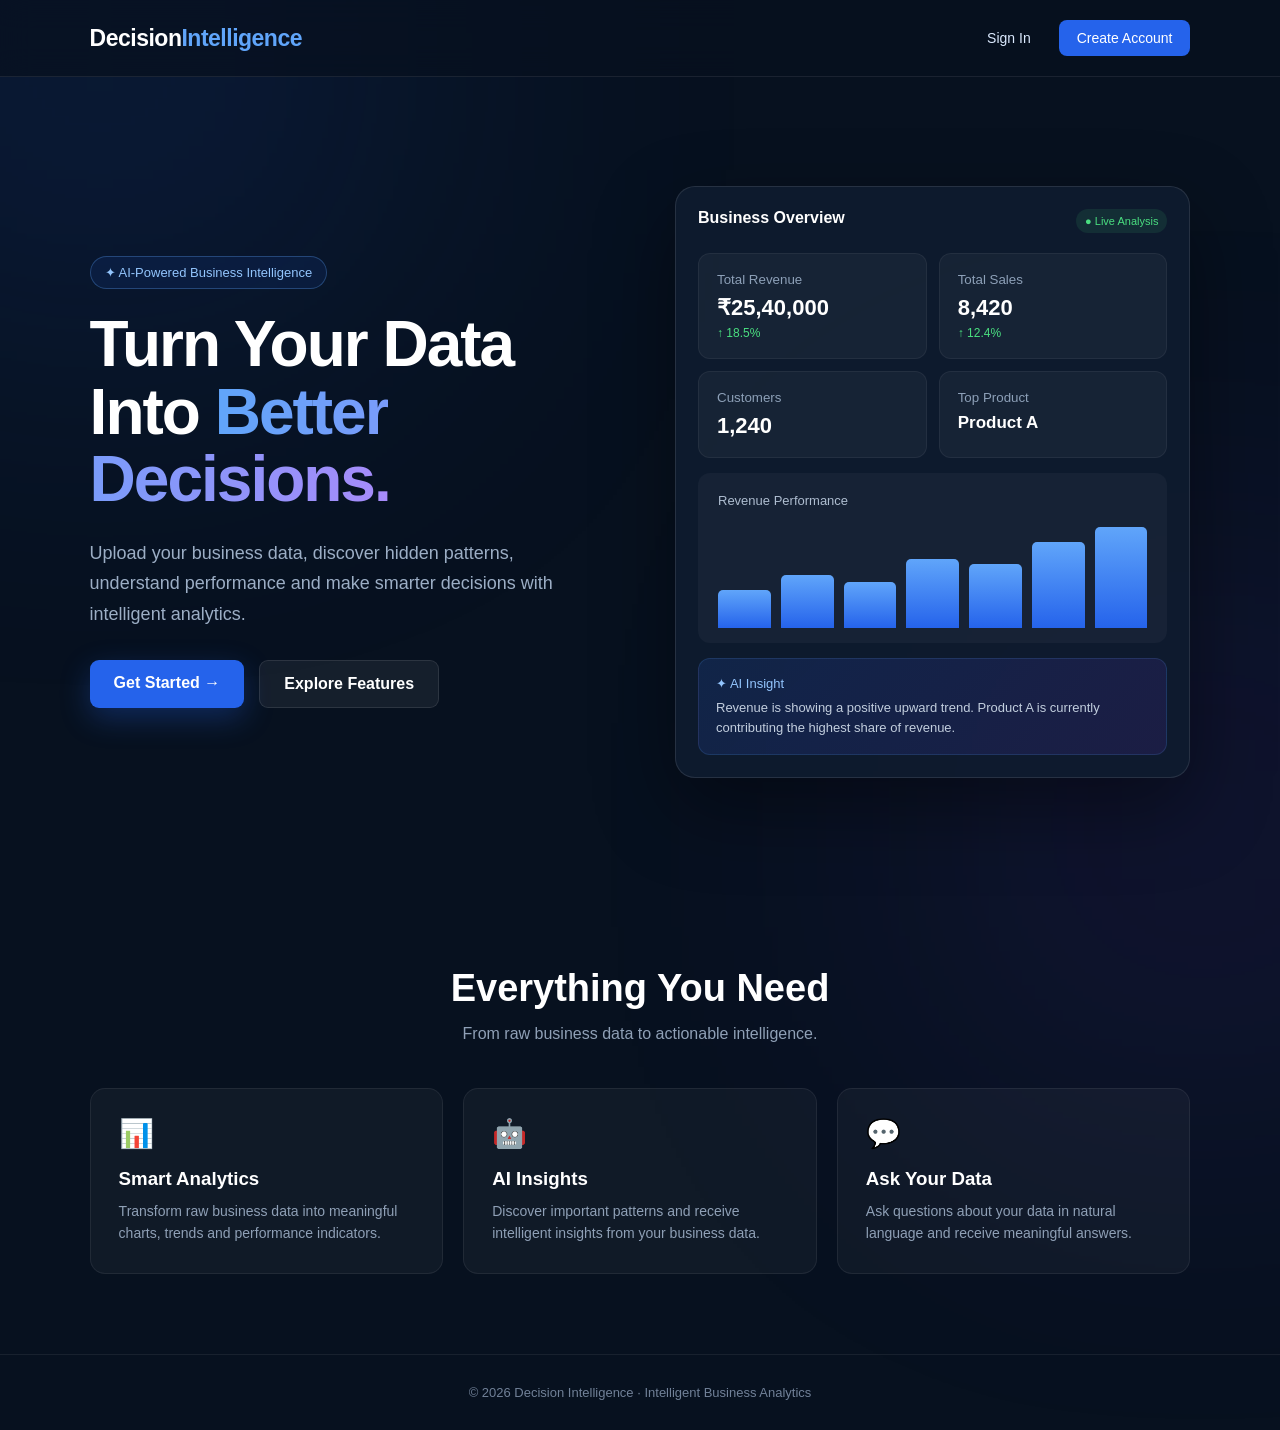
<file: frontend/index.html>
<!DOCTYPE html>
<html lang="en">
<head>
    <meta charset="UTF-8">
    <meta name="viewport" content="width=device-width, initial-scale=1.0">

    <title>Decision Intelligence</title>

    <style>
        * {
            margin: 0;
            padding: 0;
            box-sizing: border-box;
            font-family: Arial, sans-serif;
        }

        html {
            scroll-behavior: smooth;
        }

        body {
            background: #07111f;
            color: white;
            overflow-x: hidden;
        }

        /* Animated background */

        body::before {
            content: "";
            position: fixed;
            width: 500px;
            height: 500px;
            background: #2563eb;
            filter: blur(180px);
            opacity: 0.18;
            top: -200px;
            left: -150px;
            z-index: -1;
        }

        body::after {
            content: "";
            position: fixed;
            width: 450px;
            height: 450px;
            background: #7c3aed;
            filter: blur(180px);
            opacity: 0.15;
            right: -150px;
            bottom: -150px;
            z-index: -1;
        }

        /* Navigation */

        nav {
            position: sticky;
            top: 0;
            z-index: 100;
            padding: 20px 7%;
            display: flex;
            justify-content: space-between;
            align-items: center;
            background: rgba(7, 17, 31, 0.75);
            backdrop-filter: blur(15px);
            border-bottom: 1px solid rgba(255,255,255,0.08);
        }

        .logo {
            font-size: 23px;
            font-weight: bold;
            letter-spacing: -0.5px;
        }

        .logo span {
            color: #60a5fa;
        }

        .nav-buttons {
            display: flex;
            align-items: center;
            gap: 10px;
        }

        .nav-buttons a {
            text-decoration: none;
            padding: 10px 18px;
            border-radius: 8px;
            transition: 0.3s;
            font-size: 14px;
        }

        .login {
            color: #dbeafe;
        }

        .login:hover {
            background: rgba(255,255,255,0.08);
        }

        .signup {
            background: #2563eb;
            color: white;
        }

        .signup:hover {
            background: #3b82f6;
            transform: translateY(-2px);
        }

        /* Hero */

        .hero {
            min-height: 90vh;
            padding: 80px 7%;
            display: grid;
            grid-template-columns: 1fr 1fr;
            align-items: center;
            gap: 70px;
        }

        .hero-text {
            animation: fadeUp 1s ease;
        }

        .badge {
            display: inline-block;
            padding: 8px 14px;
            border: 1px solid rgba(96,165,250,0.3);
            background: rgba(37,99,235,0.1);
            border-radius: 30px;
            color: #93c5fd;
            font-size: 13px;
            margin-bottom: 22px;
        }

        .hero-text h1 {
            font-size: clamp(42px, 5vw, 70px);
            line-height: 1.05;
            letter-spacing: -2px;
            margin-bottom: 25px;
        }

        .hero-text h1 span {
            background: linear-gradient(90deg, #60a5fa, #a78bfa);
            -webkit-background-clip: text;
            color: transparent;
        }

        .hero-text p {
            color: #9caec5;
            font-size: 18px;
            line-height: 1.7;
            max-width: 600px;
            margin-bottom: 30px;
        }

        .hero-actions {
            display: flex;
            gap: 15px;
            flex-wrap: wrap;
        }

        .primary-btn,
        .secondary-btn {
            border: none;
            padding: 14px 24px;
            border-radius: 9px;
            text-decoration: none;
            cursor: pointer;
            transition: 0.3s;
            font-weight: bold;
        }

        .primary-btn {
            background: #2563eb;
            color: white;
            box-shadow: 0 10px 30px rgba(37,99,235,0.3);
        }

        .primary-btn:hover {
            transform: translateY(-3px);
            box-shadow: 0 15px 35px rgba(37,99,235,0.45);
        }

        .secondary-btn {
            background: rgba(255,255,255,0.06);
            color: white;
            border: 1px solid rgba(255,255,255,0.1);
        }

        .secondary-btn:hover {
            background: rgba(255,255,255,0.12);
        }

        /* Dashboard */

        .dashboard-wrapper {
            animation: float 5s ease-in-out infinite;
        }

        .dashboard {
            background: rgba(15,28,47,0.9);
            border: 1px solid rgba(255,255,255,0.1);
            border-radius: 20px;
            padding: 22px;
            box-shadow: 0 30px 80px rgba(0,0,0,0.4);
        }

        .dashboard-header {
            display: flex;
            justify-content: space-between;
            margin-bottom: 20px;
        }

        .dashboard-header h3 {
            font-size: 16px;
        }

        .status {
            font-size: 11px;
            color: #4ade80;
            background: rgba(74,222,128,0.1);
            padding: 6px 9px;
            border-radius: 20px;
        }

        .cards {
            display: grid;
            grid-template-columns: repeat(2, 1fr);
            gap: 12px;
            margin-bottom: 15px;
        }

        .card {
            background: rgba(255,255,255,0.04);
            border: 1px solid rgba(255,255,255,0.06);
            padding: 18px;
            border-radius: 12px;
            transition: 0.3s;
        }

        .card:hover {
            transform: translateY(-4px);
            background: rgba(255,255,255,0.07);
        }

        .card small {
            color: #8da0b8;
            display: block;
            margin-bottom: 8px;
        }

        .card strong {
            font-size: 22px;
        }

        .growth {
            color: #4ade80;
            font-size: 12px;
            margin-top: 5px;
        }

        /* Chart */

        .chart-box {
            height: 170px;
            background: rgba(255,255,255,0.035);
            border-radius: 12px;
            padding: 20px;
            margin-bottom: 15px;
        }

        .chart-title {
            color: #aebdd0;
            font-size: 13px;
            margin-bottom: 10px;
        }

        .chart {
            height: 110px;
            display: flex;
            align-items: end;
            gap: 10px;
        }

        .bar {
            flex: 1;
            background: linear-gradient(to top, #2563eb, #60a5fa);
            border-radius: 5px 5px 0 0;
            animation: growBar 1.5s ease;
            min-height: 15px;
        }

        /* AI insight */

        .ai-box {
            padding: 17px;
            border-radius: 12px;
            background: linear-gradient(
                135deg,
                rgba(37,99,235,0.15),
                rgba(124,58,237,0.12)
            );
            border: 1px solid rgba(96,165,250,0.15);
        }

        .ai-title {
            color: #93c5fd;
            font-size: 13px;
            margin-bottom: 7px;
        }

        .ai-box p {
            color: #c2cede;
            font-size: 13px;
            line-height: 1.5;
        }

        /* Features */

        .features {
            padding: 80px 7%;
            text-align: center;
        }

        .features h2 {
            font-size: 38px;
            margin-bottom: 15px;
        }

        .features > p {
            color: #8fa0b6;
            margin-bottom: 45px;
        }

        .feature-grid {
            display: grid;
            grid-template-columns: repeat(3, 1fr);
            gap: 20px;
        }

        .feature {
            text-align: left;
            padding: 28px;
            border-radius: 15px;
            background: rgba(255,255,255,0.04);
            border: 1px solid rgba(255,255,255,0.07);
            transition: 0.3s;
        }

        .feature:hover {
            transform: translateY(-8px);
            border-color: rgba(96,165,250,0.35);
        }

        .feature-icon {
            font-size: 28px;
            margin-bottom: 18px;
        }

        .feature h3 {
            margin-bottom: 10px;
        }

        .feature p {
            color: #8fa0b6;
            line-height: 1.6;
            font-size: 14px;
        }

        /* Footer */

        footer {
            padding: 30px 7%;
            text-align: center;
            color: #718198;
            border-top: 1px solid rgba(255,255,255,0.07);
            font-size: 13px;
        }

        /* Animations */

        @keyframes fadeUp {
            from {
                opacity: 0;
                transform: translateY(30px);
            }

            to {
                opacity: 1;
                transform: translateY(0);
            }
        }

        @keyframes float {
            0%,100% {
                transform: translateY(0);
            }

            50% {
                transform: translateY(-12px);
            }
        }

        @keyframes growBar {
            from {
                height: 0;
            }
        }

        /* Responsive */

        @media(max-width: 900px) {

            .hero {
                grid-template-columns: 1fr;
                text-align: center;
            }

            .hero-text p {
                margin-left: auto;
                margin-right: auto;
            }

            .hero-actions {
                justify-content: center;
            }

            .feature-grid {
                grid-template-columns: 1fr;
            }

            .dashboard-wrapper {
                max-width: 600px;
                margin: auto;
                width: 100%;
            }
        }

        @media(max-width: 500px) {

            nav {
                padding: 18px 5%;
            }

            .logo {
                font-size: 18px;
            }

            .login {
                display: none;
            }

            .hero {
                padding: 60px 5%;
            }

            .cards {
                grid-template-columns: 1fr;
            }
        }

    </style>
</head>

<body>

    <!-- Navigation -->

    <nav>

        <div class="logo">
            Decision<span>Intelligence</span>
        </div>

        <div class="nav-buttons">

            <!-- TODO: Connect to login page -->
            <a href="#" class="login">
                Sign In
            </a>

            <!-- TODO: Connect to register page -->
            <a href="#" class="signup">
                Create Account
            </a>

        </div>

    </nav>


    <!-- Hero -->

    <section class="hero">

        <div class="hero-text">

            <div class="badge">
                ✦ AI-Powered Business Intelligence
            </div>

            <h1>
                Turn Your Data Into
                <span>Better Decisions.</span>
            </h1>

            <p>
                Upload your business data, discover hidden patterns,
                understand performance and make smarter decisions
                with intelligent analytics.
            </p>

            <div class="hero-actions">

                <!-- TODO: Connect to register page -->
                <a href="#" class="primary-btn">
                    Get Started →
                </a>

                <a href="#features" class="secondary-btn">
                    Explore Features
                </a>

            </div>

        </div>


        <!-- Interactive Dashboard Preview -->

        <div class="dashboard-wrapper">

            <div class="dashboard">

                <div class="dashboard-header">

                    <h3>
                        Business Overview
                    </h3>

                    <div class="status">
                        ● Live Analysis
                    </div>

                </div>


                <div class="cards">

                    <div class="card">

                        <small>Total Revenue</small>

                        <strong id="revenue">
                            ₹0
                        </strong>

                        <div class="growth">
                            ↑ 18.5%
                        </div>

                    </div>


                    <div class="card">

                        <small>Total Sales</small>

                        <strong id="sales">
                            0
                        </strong>

                        <div class="growth">
                            ↑ 12.4%
                        </div>

                    </div>


                    <div class="card">

                        <small>Customers</small>

                        <strong id="customers">
                            0
                        </strong>

                    </div>


                    <div class="card">

                        <small>Top Product</small>

                        <strong style="font-size:17px;">
                            Product A
                        </strong>

                    </div>

                </div>


                <!-- Chart -->

                <div class="chart-box">

                    <div class="chart-title">
                        Revenue Performance
                    </div>

                    <div class="chart">

                        <div class="bar" style="height:35%;"></div>
                        <div class="bar" style="height:48%;"></div>
                        <div class="bar" style="height:42%;"></div>
                        <div class="bar" style="height:63%;"></div>
                        <div class="bar" style="height:58%;"></div>
                        <div class="bar" style="height:78%;"></div>
                        <div class="bar" style="height:92%;"></div>

                    </div>

                </div>


                <!-- AI Insight -->

                <div class="ai-box">

                    <div class="ai-title">
                        ✦ AI Insight
                    </div>

                    <p>
                        Revenue is showing a positive upward trend.
                        Product A is currently contributing the highest
                        share of revenue.
                    </p>

                </div>

            </div>

        </div>

    </section>


    <!-- Features -->

    <section class="features" id="features">

        <h2>
            Everything You Need
        </h2>

        <p>
            From raw business data to actionable intelligence.
        </p>


        <div class="feature-grid">

            <div class="feature">

                <div class="feature-icon">
                    📊
                </div>

                <h3>
                    Smart Analytics
                </h3>

                <p>
                    Transform raw business data into meaningful
                    charts, trends and performance indicators.
                </p>

            </div>


            <div class="feature">

                <div class="feature-icon">
                    🤖
                </div>

                <h3>
                    AI Insights
                </h3>

                <p>
                    Discover important patterns and receive
                    intelligent insights from your business data.
                </p>

            </div>


            <div class="feature">

                <div class="feature-icon">
                    💬
                </div>

                <h3>
                    Ask Your Data
                </h3>

                <p>
                    Ask questions about your data in natural language
                    and receive meaningful answers.
                </p>

            </div>

        </div>

    </section>


    <!-- Footer -->

    <footer>

        © 2026 Decision Intelligence · Intelligent Business Analytics

    </footer>


    <!-- JavaScript -->

    <script>

        /*
        ==================================================
        TEMPORARY DEMO DATA
        ==================================================

        TODO:
        Replace this demo animation with real data
        received from the FastAPI backend.

        API will be connected after backend development.
        ==================================================
        */

        let revenue = 0;
        let sales = 0;
        let customers = 0;

        const revenueTarget = 2540000;
        const salesTarget = 8420;
        const customerTarget = 1240;


        function animateNumber(
            elementId,
            target,
            prefix = ""
        ) {

            let current = 0;

            const element =
                document.getElementById(elementId);

            const increment =
                target / 80;


            const timer =
                setInterval(() => {

                    current += increment;

                    if (current >= target) {

                        current = target;

                        clearInterval(timer);

                    }


                    element.innerText =
                        prefix +
                        Math.floor(current)
                        .toLocaleString("en-IN");

                }, 20);

        }


        animateNumber(
            "revenue",
            revenueTarget,
            "₹"
        );


        animateNumber(
            "sales",
            salesTarget
        );


        animateNumber(
            "customers",
            customerTarget
        );


        /*
        ==================================================
        API CONNECTION PLACEHOLDER
        ==================================================

        TODO:

        When your friend finishes the FastAPI backend,
        replace the demo data above with something like:

        fetch("YOUR_API_ENDPOINT")
            .then(response => response.json())
            .then(data => {

                // Update dashboard

            });

        ==================================================
        */

    </script>

</body>
</html>
</file>
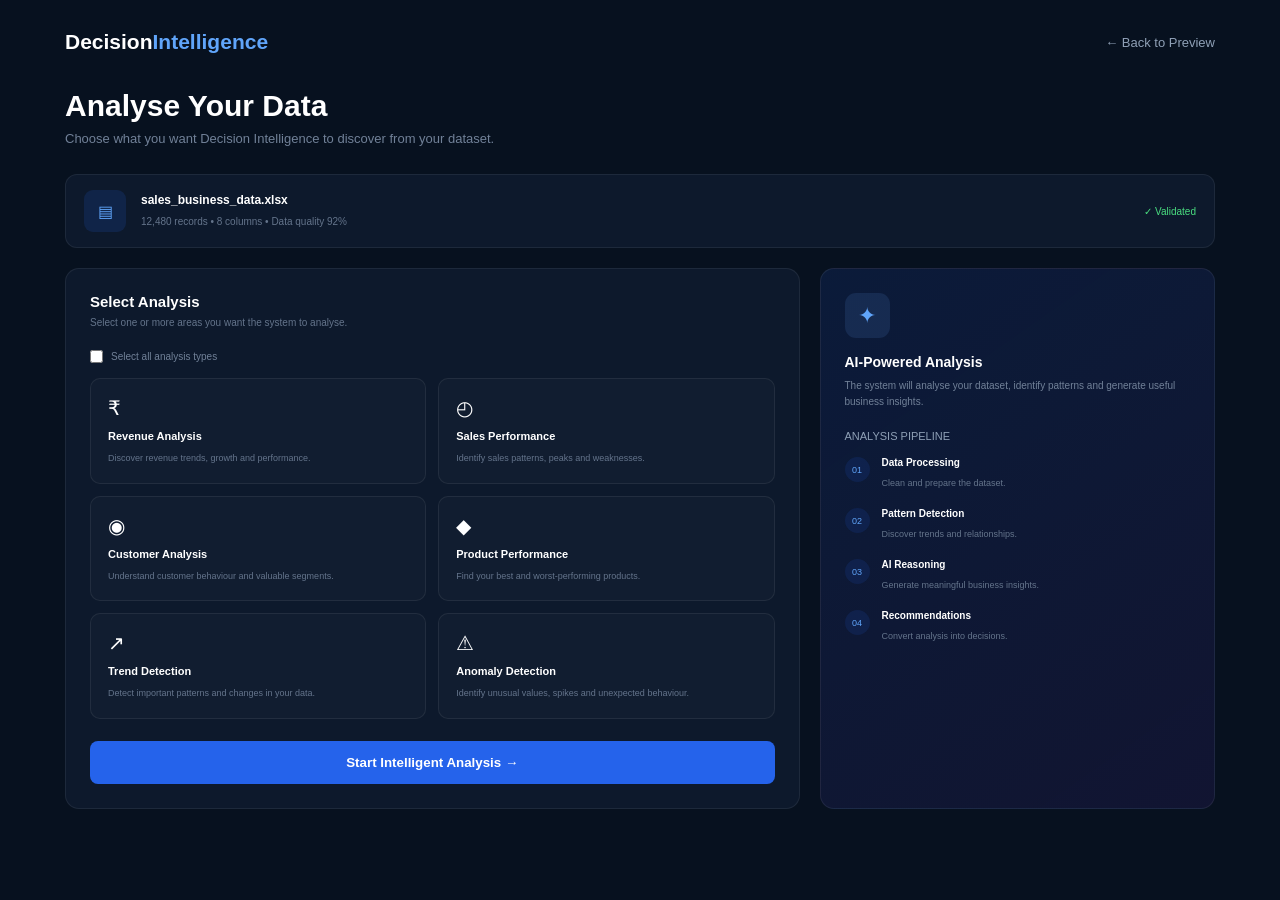
<file: frontend/analysis.html>
<!DOCTYPE html>
<html lang="en">

<head>

<meta charset="UTF-8">

<meta name="viewport"
content="width=device-width, initial-scale=1.0">

<title>Data Analysis | Decision Intelligence</title>

<style>

*{
    margin:0;
    padding:0;
    box-sizing:border-box;
    font-family:Arial,sans-serif;
}

body{

    min-height:100vh;

    background:#07111f;

    color:white;

    padding:30px;

}

.container{

    max-width:1150px;

    margin:auto;

}

/* HEADER */

.header{

    display:flex;

    justify-content:space-between;

    align-items:center;

    margin-bottom:35px;

}

.logo{

    font-size:21px;

    font-weight:bold;

}

.logo span{

    color:#60a5fa;

}

.back{

    color:#8fa0b6;

    text-decoration:none;

    font-size:13px;

}

/* TITLE */

.title{

    margin-bottom:28px;

}

.title h1{

    font-size:30px;

    margin-bottom:8px;

}

.title p{

    color:#718198;

    font-size:13px;

}

/* DATASET */

.dataset{

    display:flex;

    align-items:center;

    gap:15px;

    padding:15px 18px;

    background:rgba(15,28,47,.85);

    border:1px solid rgba(255,255,255,.07);

    border-radius:12px;

    margin-bottom:20px;

}

.dataset-icon{

    width:42px;

    height:42px;

    border-radius:9px;

    background:rgba(37,99,235,.15);

    display:flex;

    align-items:center;

    justify-content:center;

    color:#60a5fa;

}

.dataset-info{

    flex:1;

}

.dataset-info strong{

    display:block;

    font-size:12px;

    margin-bottom:4px;

}

.dataset-info small{

    color:#64748b;

    font-size:10px;

}

/* GRID */

.grid{

    display:grid;

    grid-template-columns:1.3fr .7fr;

    gap:20px;

}

/* CARD */

.card{

    background:rgba(15,28,47,.85);

    border:1px solid rgba(255,255,255,.07);

    border-radius:14px;

    padding:24px;

}

.card h2{

    font-size:15px;

    margin-bottom:7px;

}

.card-description{

    color:#64748b;

    font-size:10px;

    margin-bottom:22px;

}

/* ANALYSIS OPTIONS */

.options{

    display:grid;

    grid-template-columns:1fr 1fr;

    gap:12px;

}

.option{

    position:relative;

}

.option input{

    display:none;

}

.option label{

    display:block;

    padding:17px;

    border:1px solid rgba(255,255,255,.07);

    border-radius:10px;

    cursor:pointer;

    transition:.3s;

    background:rgba(255,255,255,.02);

}

.option label:hover{

    border-color:rgba(96,165,250,.35);

    transform:translateY(-2px);

}

.option input:checked + label{

    background:rgba(37,99,235,.12);

    border-color:#2563eb;

}

.option-icon{

    font-size:20px;

    margin-bottom:10px;

}

.option strong{

    display:block;

    font-size:11px;

    margin-bottom:5px;

}

.option small{

    color:#64748b;

    font-size:9px;

    line-height:1.5;

}

/* SELECT ALL */

.select-all{

    display:flex;

    align-items:center;

    gap:8px;

    color:#718198;

    font-size:10px;

    margin-bottom:15px;

    cursor:pointer;

}

/* BUTTON */

.start-btn{

    width:100%;

    margin-top:22px;

    padding:14px;

    border:none;

    border-radius:8px;

    background:#2563eb;

    color:white;

    font-weight:bold;

    cursor:pointer;

    transition:.3s;

}

.start-btn:hover{

    background:#3b82f6;

    transform:translateY(-2px);

    box-shadow:0 10px 25px rgba(37,99,235,.25);

}

.start-btn:disabled{

    opacity:.5;

    cursor:not-allowed;

}

/* RIGHT SIDE */

.ai-box{

    background:

    linear-gradient(

        145deg,

        rgba(37,99,235,.13),

        rgba(124,58,237,.09)

    );

}

.ai-icon{

    width:45px;

    height:45px;

    border-radius:11px;

    display:flex;

    align-items:center;

    justify-content:center;

    background:rgba(96,165,250,.12);

    color:#60a5fa;

    font-size:22px;

    margin-bottom:16px;

}

.ai-box h3{

    font-size:14px;

    margin-bottom:8px;

}

.ai-box p{

    color:#718198;

    font-size:10px;

    line-height:1.6;

}

/* STEPS */

.process{

    margin-top:20px;

}

.process-title{

    font-size:11px;

    color:#8fa0b6;

    margin-bottom:15px;

}

.process-step{

    display:flex;

    gap:12px;

    align-items:flex-start;

    margin-bottom:18px;

}

.step-number{

    width:25px;

    height:25px;

    border-radius:50%;

    background:rgba(37,99,235,.12);

    color:#60a5fa;

    display:flex;

    align-items:center;

    justify-content:center;

    font-size:9px;

}

.step-text strong{

    display:block;

    font-size:10px;

    margin-bottom:4px;

}

.step-text span{

    color:#64748b;

    font-size:9px;

}

/* PROGRESS */

.progress-section{

    display:none;

    margin-top:20px;

    padding:20px;

    background:rgba(15,28,47,.85);

    border:1px solid rgba(255,255,255,.07);

    border-radius:14px;

}

.progress-top{

    display:flex;

    justify-content:space-between;

    margin-bottom:10px;

}

.progress-top span{

    color:#8fa0b6;

    font-size:10px;

}

.progress{

    height:6px;

    background:#1e293b;

    border-radius:10px;

    overflow:hidden;

}

.progress-bar{

    width:0%;

    height:100%;

    background:#2563eb;

    transition:.4s;

}

.status{

    margin-top:12px;

    color:#64748b;

    font-size:10px;

}

/* RESULT */

.result{

    display:none;

    margin-top:20px;

    padding:18px;

    border-radius:12px;

    background:rgba(74,222,128,.07);

    border:1px solid rgba(74,222,128,.15);

}

.result strong{

    color:#4ade80;

    font-size:12px;

}

.result p{

    color:#718198;

    font-size:10px;

    margin-top:6px;

}

/* RESPONSIVE */

@media(max-width:850px){

    .grid{

        grid-template-columns:1fr;

    }

}

@media(max-width:600px){

    body{

        padding:18px;

    }

    .options{

        grid-template-columns:1fr;

    }

    .title h1{

        font-size:25px;

    }

}

</style>

</head>


<body>


<div class="container">


<!-- HEADER -->

<div class="header">

    <div class="logo">

        Decision<span>Intelligence</span>

    </div>

    <a href="preview.html"
       class="back">

        ← Back to Preview

    </a>

</div>


<!-- TITLE -->

<div class="title">

    <h1>

        Analyse Your Data

    </h1>

    <p>

        Choose what you want Decision Intelligence
        to discover from your dataset.

    </p>

</div>


<!-- DATASET -->

<div class="dataset">

    <div class="dataset-icon">

        ▤

    </div>

    <div class="dataset-info">

        <strong>

            sales_business_data.xlsx

        </strong>

        <small>

            12,480 records • 8 columns • Data quality 92%

        </small>

    </div>

    <span style="
        color:#4ade80;
        font-size:10px;
    ">

        ✓ Validated

    </span>

</div>


<!-- MAIN GRID -->

<div class="grid">


<!-- LEFT -->

<div class="card">

    <h2>

        Select Analysis

    </h2>

    <p class="card-description">

        Select one or more areas you want the
        system to analyse.

    </p>


    <label class="select-all">

        <input
            type="checkbox"
            id="selectAll">

        Select all analysis types

    </label>


    <div class="options">


        <!-- REVENUE -->

        <div class="option">

            <input
                type="checkbox"
                class="analysis"
                id="revenue"
                value="revenue">

            <label for="revenue">

                <div class="option-icon">

                    ₹

                </div>

                <strong>

                    Revenue Analysis

                </strong>

                <small>

                    Discover revenue trends,
                    growth and performance.

                </small>

            </label>

        </div>


        <!-- SALES -->

        <div class="option">

            <input
                type="checkbox"
                class="analysis"
                id="sales"
                value="sales">

            <label for="sales">

                <div class="option-icon">

                    ◴

                </div>

                <strong>

                    Sales Performance

                </strong>

                <small>

                    Identify sales patterns,
                    peaks and weaknesses.

                </small>

            </label>

        </div>


        <!-- CUSTOMER -->

        <div class="option">

            <input
                type="checkbox"
                class="analysis"
                id="customers"
                value="customers">

            <label for="customers">

                <div class="option-icon">

                    ◉

                </div>

                <strong>

                    Customer Analysis

                </strong>

                <small>

                    Understand customer behaviour
                    and valuable segments.

                </small>

            </label>

        </div>


        <!-- PRODUCT -->

        <div class="option">

            <input
                type="checkbox"
                class="analysis"
                id="products"
                value="products">

            <label for="products">

                <div class="option-icon">

                    ◆

                </div>

                <strong>

                    Product Performance

                </strong>

                <small>

                    Find your best and
                    worst-performing products.

                </small>

            </label>

        </div>


        <!-- TREND -->

        <div class="option">

            <input
                type="checkbox"
                class="analysis"
                id="trends"
                value="trends">

            <label for="trends">

                <div class="option-icon">

                    ↗

                </div>

                <strong>

                    Trend Detection

                </strong>

                <small>

                    Detect important patterns
                    and changes in your data.

                </small>

            </label>

        </div>


        <!-- ANOMALY -->

        <div class="option">

            <input
                type="checkbox"
                class="analysis"
                id="anomalies"
                value="anomalies">

            <label for="anomalies">

                <div class="option-icon">

                    ⚠

                </div>

                <strong>

                    Anomaly Detection

                </strong>

                <small>

                    Identify unusual values,
                    spikes and unexpected behaviour.

                </small>

            </label>

        </div>


    </div>


    <button
        class="start-btn"
        id="startBtn">

        Start Intelligent Analysis →

    </button>


</div>


<!-- RIGHT -->

<div class="card ai-box">


    <div class="ai-icon">

        ✦

    </div>


    <h3>

        AI-Powered Analysis

    </h3>


    <p>

        The system will analyse your dataset,
        identify patterns and generate useful
        business insights.

    </p>


    <div class="process">


        <div class="process-title">

            ANALYSIS PIPELINE

        </div>


        <div class="process-step">

            <div class="step-number">

                01

            </div>

            <div class="step-text">

                <strong>

                    Data Processing

                </strong>

                <span>

                    Clean and prepare the dataset.

                </span>

            </div>

        </div>


        <div class="process-step">

            <div class="step-number">

                02

            </div>

            <div class="step-text">

                <strong>

                    Pattern Detection

                </strong>

                <span>

                    Discover trends and relationships.

                </span>

            </div>

        </div>


        <div class="process-step">

            <div class="step-number">

                03

            </div>

            <div class="step-text">

                <strong>

                    AI Reasoning

                </strong>

                <span>

                    Generate meaningful business insights.

                </span>

            </div>

        </div>


        <div class="process-step">

            <div class="step-number">

                04

            </div>

            <div class="step-text">

                <strong>

                    Recommendations

                </strong>

                <span>

                    Convert analysis into decisions.

                </span>

            </div>

        </div>


    </div>


</div>


</div>


<!-- PROGRESS -->

<div
    class="progress-section"
    id="progressSection">


    <div class="progress-top">

        <span id="progressStatus">

            Preparing analysis...

        </span>

        <span id="progressPercent">

            0%

        </span>

    </div>


    <div class="progress">

        <div
            class="progress-bar"
            id="progressBar">

        </div>

    </div>


    <div
        class="status"
        id="status">

        Initialising intelligent analysis...

    </div>


</div>


<!-- RESULT -->

<div
    class="result"
    id="result">


    <strong>

        ✓ Analysis completed successfully

    </strong>


    <p>

        Your dataset has been analysed.
        The next step will display the generated
        business insights and recommendations.

    </p>


</div>


</div>


<script>


/* ==========================================
   SELECT ALL
========================================== */

const selectAll =
    document.getElementById("selectAll");

const analysis =
    document.querySelectorAll(".analysis");


selectAll.addEventListener(
    "change",
    function(){

        analysis.forEach(
            checkbox => {

                checkbox.checked =
                    this.checked;

            }
        );

    }
);


/* ==========================================
   UPDATE SELECT ALL
========================================== */

analysis.forEach(
    checkbox => {

        checkbox.addEventListener(
            "change",
            function(){

                const allChecked =
                    [...analysis]
                    .every(
                        item => item.checked
                    );

                selectAll.checked =
                    allChecked;

            }
        );

    }
);


/* ==========================================
   START ANALYSIS
========================================== */

const startBtn =
    document.getElementById("startBtn");

const progressSection =
    document.getElementById("progressSection");

const progressBar =
    document.getElementById("progressBar");

const progressPercent =
    document.getElementById("progressPercent");

const progressStatus =
    document.getElementById("progressStatus");

const status =
    document.getElementById("status");

const result =
    document.getElementById("result");


startBtn.addEventListener(
    "click",
    function(){

        const selected =
            [...analysis]
            .filter(
                item => item.checked
            )
            .map(
                item => item.value
            );


        if(selected.length === 0){

            alert(
                "Please select at least one analysis type."
            );

            return;

        }


        startBtn.disabled =
            true;


        progressSection.style.display =
            "block";


        let progress = 0;


        const timer =
            setInterval(
                function(){

                    progress += 4;


                    progressBar.style.width =
                        progress + "%";


                    progressPercent.innerText =
                        progress + "%";


                    if(progress < 25){

                        progressStatus.innerText =
                            "Preparing dataset...";

                        status.innerText =
                            "Preparing selected analysis...";

                    }

                    else if(progress < 50){

                        progressStatus.innerText =
                            "Processing data...";

                        status.innerText =
                            "Cleaning and analysing records...";

                    }

                    else if(progress < 75){

                        progressStatus.innerText =
                            "Detecting patterns...";

                        status.innerText =
                            "Searching for trends and relationships...";

                    }

                    else if(progress < 95){

                        progressStatus.innerText =
                            "Generating insights...";

                        status.innerText =
                            "AI is interpreting the analysis...";

                    }

                    else{

                        progressStatus.innerText =
                            "Finalising analysis...";

                    }


                    if(progress >= 100){

                        clearInterval(timer);


                        progressStatus.innerText =
                            "Analysis complete";

                        status.innerText =
                            "Business insights are ready.";


                        result.style.display =
                            "block";


                        startBtn.innerText =
                            "View AI Insights →";


                        startBtn.disabled =
                            false;


                        startBtn.onclick =
                            function(){

                                /*
                                TODO:
                                Navigate to insights.html
                                after that page is created.
                                */

                                window.location.href =
                                    "insights.html";

                            };

                    }


                },
                100
            );


        /*
        =================================================
        TODO — FASTAPI CONNECTION

        When your friend's API is ready,
        replace the temporary simulation with:

        fetch(
            "YOUR_FASTAPI_ANALYSIS_ENDPOINT",
            {
                method: "POST",

                headers: {
                    "Content-Type":
                        "application/json"
                },

                body: JSON.stringify({

                    dataset_id:
                        "DATASET_ID",

                    analysis_types:
                        selected

                })

            }
        )

        =================================================
        */

    }
);

</script>


</body>

</html>
</file>
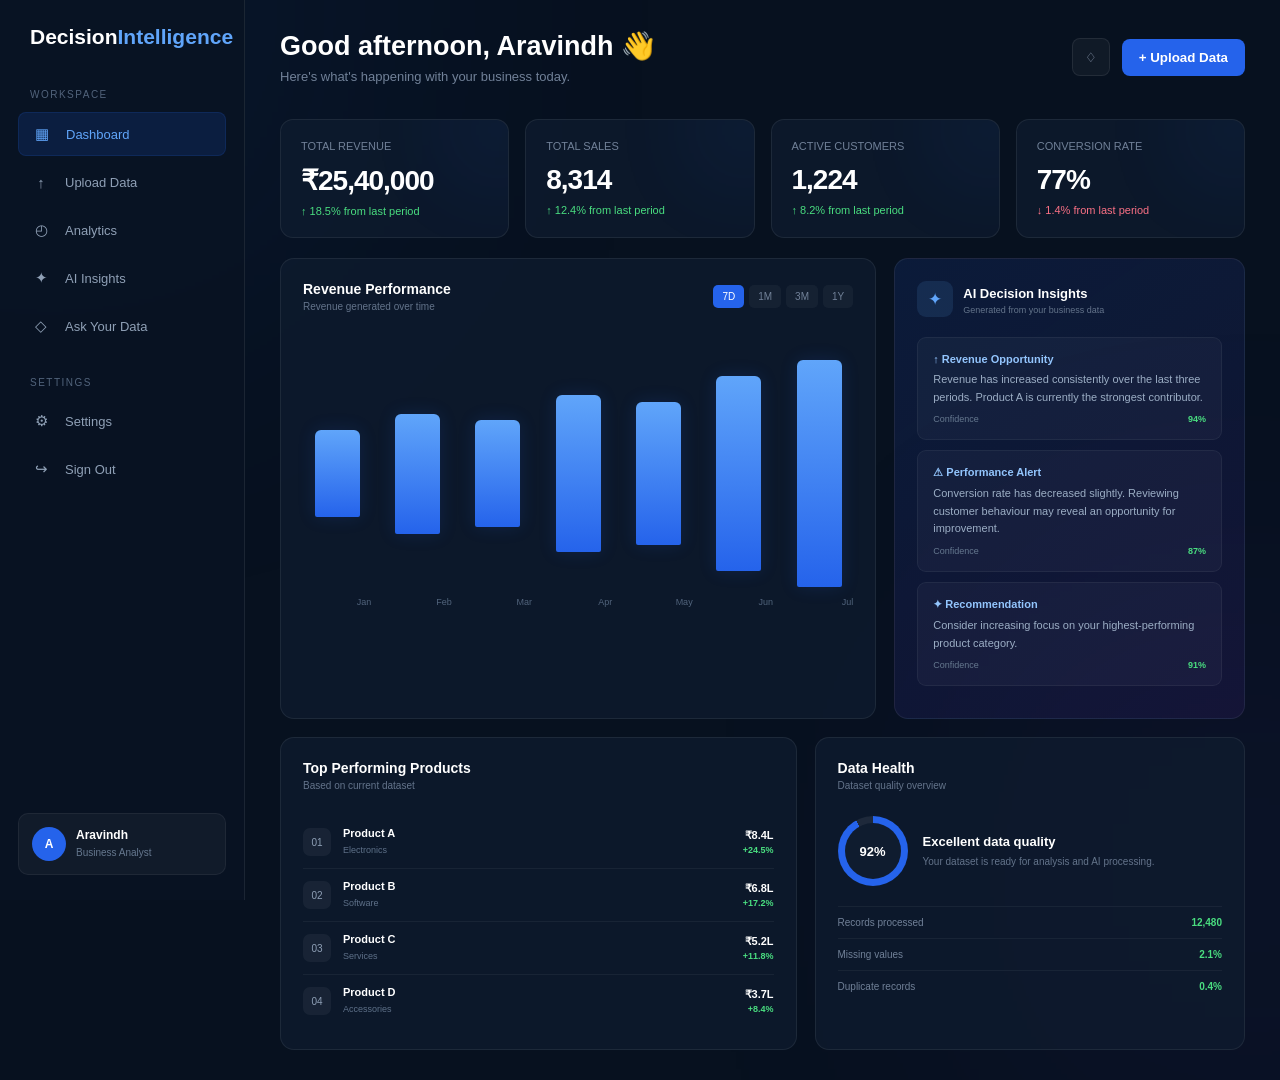
<file: frontend/dashboard.html>
<!DOCTYPE html>
<html lang="en">

<head>

    <meta charset="UTF-8">

    <meta name="viewport"
          content="width=device-width, initial-scale=1.0">

    <title>Dashboard | Decision Intelligence</title>


    <style>

        * {
            margin: 0;
            padding: 0;
            box-sizing: border-box;
            font-family: Arial, sans-serif;
        }


        body {

            background: #07111f;

            color: white;

            min-height: 100vh;

            overflow-x: hidden;
        }


        /* =========================================
           BACKGROUND
        ========================================= */

        body::before {

            content: "";

            position: fixed;

            width: 500px;
            height: 500px;

            background: #2563eb;

            filter: blur(180px);

            opacity: 0.10;

            top: -250px;
            left: -200px;

            z-index: -1;
        }


        body::after {

            content: "";

            position: fixed;

            width: 450px;
            height: 450px;

            background: #7c3aed;

            filter: blur(180px);

            opacity: 0.08;

            right: -200px;
            bottom: -200px;

            z-index: -1;
        }


        /* =========================================
           SIDEBAR
        ========================================= */

        .sidebar {

            position: fixed;

            left: 0;
            top: 0;

            width: 245px;

            height: 100vh;

            background: rgba(9,20,35,0.95);

            border-right:
                1px solid rgba(255,255,255,0.08);

            padding: 25px 18px;

            z-index: 100;
        }


        .logo {

            font-size: 21px;

            font-weight: bold;

            padding: 0 12px;

            margin-bottom: 40px;
        }


        .logo span {

            color: #60a5fa;
        }


        .menu-title {

            color: #52647c;

            font-size: 10px;

            text-transform: uppercase;

            letter-spacing: 1.5px;

            padding: 0 12px;

            margin-bottom: 12px;
        }


        .menu {

            display: flex;

            flex-direction: column;

            gap: 6px;
        }


        .menu a {

            display: flex;

            align-items: center;

            gap: 13px;

            padding: 12px;

            border-radius: 8px;

            color: #8fa0b6;

            text-decoration: none;

            font-size: 13px;

            transition: 0.3s;
        }


        .menu a:hover {

            background:
                rgba(255,255,255,0.05);

            color: white;

            transform: translateX(3px);
        }


        .menu a.active {

            background:
                rgba(37,99,235,0.15);

            color: #60a5fa;

            border:
                1px solid rgba(37,99,235,0.15);
        }


        .menu-icon {

            width: 22px;

            text-align: center;

            font-size: 15px;
        }


        .sidebar-bottom {

            position: absolute;

            bottom: 25px;

            left: 18px;
            right: 18px;
        }


        .user-card {

            padding: 13px;

            border-radius: 10px;

            background:
                rgba(255,255,255,0.04);

            border:
                1px solid rgba(255,255,255,0.06);

            display: flex;

            align-items: center;

            gap: 10px;
        }


        .avatar {

            width: 34px;

            height: 34px;

            border-radius: 50%;

            display: flex;

            align-items: center;

            justify-content: center;

            background: #2563eb;

            font-size: 12px;

            font-weight: bold;
        }


        .user-info {

            overflow: hidden;
        }


        .user-info strong {

            display: block;

            font-size: 12px;

            white-space: nowrap;

            overflow: hidden;

            text-overflow: ellipsis;
        }


        .user-info small {

            color: #66788f;

            font-size: 10px;
        }


        /* =========================================
           MAIN
        ========================================= */

        .main {

            margin-left: 245px;

            min-height: 100vh;

            padding: 30px 35px;

            max-width: 1600px;
        }


        /* =========================================
           TOP BAR
        ========================================= */

        .topbar {

            display: flex;

            justify-content: space-between;

            align-items: center;

            margin-bottom: 35px;
        }


        .welcome h1 {

            font-size: 27px;

            margin-bottom: 7px;
        }


        .welcome p {

            color: #718198;

            font-size: 13px;
        }


        .top-actions {

            display: flex;

            align-items: center;

            gap: 12px;
        }


        .icon-btn {

            width: 38px;

            height: 38px;

            border-radius: 8px;

            border:
                1px solid rgba(255,255,255,0.08);

            background:
                rgba(255,255,255,0.04);

            color: #9aaac0;

            cursor: pointer;

            transition: 0.3s;
        }


        .icon-btn:hover {

            color: white;

            background:
                rgba(255,255,255,0.08);
        }


        .upload-btn {

            border: none;

            background: #2563eb;

            color: white;

            padding: 11px 17px;

            border-radius: 8px;

            font-weight: bold;

            cursor: pointer;

            transition: 0.3s;
        }


        .upload-btn:hover {

            background: #3b82f6;

            transform: translateY(-2px);

            box-shadow:
                0 10px 25px rgba(37,99,235,0.25);
        }


        /* =========================================
           KPI GRID
        ========================================= */

        .kpi-grid {

            display: grid;

            grid-template-columns:
                repeat(4, 1fr);

            gap: 16px;

            margin-bottom: 20px;
        }


        .kpi {

            background:
                rgba(15,28,47,0.78);

            border:
                1px solid rgba(255,255,255,0.07);

            border-radius: 13px;

            padding: 20px;

            position: relative;

            overflow: hidden;

            transition: 0.35s;

            animation: cardIn 0.6s ease backwards;
        }


        .kpi:nth-child(2) {
            animation-delay: .1s;
        }


        .kpi:nth-child(3) {
            animation-delay: .2s;
        }


        .kpi:nth-child(4) {
            animation-delay: .3s;
        }


        .kpi:hover {

            transform: translateY(-5px);

            border-color:
                rgba(96,165,250,0.25);

            box-shadow:
                0 15px 35px rgba(0,0,0,0.2);
        }


        .kpi::after {

            content: "";

            position: absolute;

            width: 80px;
            height: 80px;

            background: #2563eb;

            filter: blur(50px);

            opacity: .12;

            right: -30px;
            top: -30px;
        }


        .kpi-label {

            color: #718198;

            font-size: 11px;

            margin-bottom: 12px;
        }


        .kpi-value {

            font-size: 28px;

            font-weight: bold;

            letter-spacing: -1px;

            margin-bottom: 8px;
        }


        .kpi-change {

            font-size: 11px;

            color: #4ade80;
        }


        .kpi-change.down {

            color: #fb7185;
        }


        /* =========================================
           MAIN GRID
        ========================================= */

        .dashboard-grid {

            display: grid;

            grid-template-columns:
                1.7fr 1fr;

            gap: 18px;

            margin-bottom: 18px;
        }


        .panel {

            background:
                rgba(15,28,47,0.78);

            border:
                1px solid rgba(255,255,255,0.07);

            border-radius: 14px;

            padding: 22px;

            animation: cardIn .7s ease;
        }


        .panel-header {

            display: flex;

            justify-content: space-between;

            align-items: center;

            margin-bottom: 25px;
        }


        .panel-title {

            font-size: 14px;

            font-weight: bold;
        }


        .panel-subtitle {

            color: #64748b;

            font-size: 10px;

            margin-top: 4px;
        }


        .periods {

            display: flex;

            gap: 5px;
        }


        .period {

            border: none;

            background:
                rgba(255,255,255,0.04);

            color: #718198;

            padding: 6px 9px;

            border-radius: 5px;

            font-size: 10px;

            cursor: pointer;
        }


        .period.active {

            background: #2563eb;

            color: white;
        }


        /* =========================================
           REVENUE CHART
        ========================================= */

        .chart {

            height: 270px;

            display: flex;

            align-items: end;

            gap: 12px;

            padding-top: 20px;
        }


        .bar-wrapper {

            flex: 1;

            height: 100%;

            display: flex;

            align-items: end;

            flex-direction: column;

            justify-content: end;

            gap: 7px;
        }


        .bar {

            width: 100%;

            max-width: 45px;

            margin: auto;

            border-radius:
                6px 6px 2px 2px;

            background:
                linear-gradient(
                    to top,
                    #2563eb,
                    #60a5fa
                );

            transform-origin: bottom;

            animation:
                barGrow 1.2s cubic-bezier(.2,.8,.2,1)
                backwards;

            box-shadow:
                0 0 18px rgba(37,99,235,0.15);

            transition: .3s;
        }


        .bar:hover {

            filter: brightness(1.3);

            transform: scaleX(1.08);
        }


        .month {

            color: #52647c;

            font-size: 9px;
        }


        /* =========================================
           AI INSIGHT
        ========================================= */

        .ai-panel {

            background:
                linear-gradient(
                    145deg,
                    rgba(37,99,235,0.13),
                    rgba(124,58,237,0.09)
                );
        }


        .ai-header {

            display: flex;

            align-items: center;

            gap: 10px;

            margin-bottom: 20px;
        }


        .ai-icon {

            width: 36px;

            height: 36px;

            border-radius: 9px;

            display: flex;

            align-items: center;

            justify-content: center;

            background:
                rgba(96,165,250,0.12);

            color: #60a5fa;

            font-size: 17px;
        }


        .ai-header strong {

            font-size: 13px;
        }


        .ai-header small {

            display: block;

            color: #64748b;

            font-size: 9px;

            margin-top: 3px;
        }


        .insight {

            padding: 15px;

            border-radius: 9px;

            background:
                rgba(255,255,255,0.035);

            border:
                1px solid rgba(255,255,255,0.05);

            margin-bottom: 10px;

            animation: fadeIn .8s ease;
        }


        .insight-title {

            color: #93c5fd;

            font-size: 11px;

            margin-bottom: 6px;

            font-weight: bold;
        }


        .insight p {

            color: #9caec5;

            font-size: 11px;

            line-height: 1.6;
        }


        .confidence {

            display: flex;

            justify-content: space-between;

            color: #66788f;

            font-size: 9px;

            margin-top: 8px;
        }


        .confidence strong {

            color: #4ade80;
        }


        /* =========================================
           BOTTOM GRID
        ========================================= */

        .bottom-grid {

            display: grid;

            grid-template-columns:
                1.2fr 1fr;

            gap: 18px;
        }


        /* Products */

        .product {

            display: flex;

            align-items: center;

            gap: 12px;

            padding: 11px 0;

            border-bottom:
                1px solid rgba(255,255,255,0.05);
        }


        .product:last-child {

            border-bottom: none;
        }


        .product-rank {

            width: 28px;

            height: 28px;

            display: flex;

            justify-content: center;

            align-items: center;

            border-radius: 7px;

            background:
                rgba(255,255,255,0.05);

            color: #8fa0b6;

            font-size: 10px;
        }


        .product-name {

            flex: 1;
        }


        .product-name strong {

            display: block;

            font-size: 11px;
        }


        .product-name small {

            color: #5f7189;

            font-size: 9px;
        }


        .product-value {

            text-align: right;

            font-size: 11px;

            font-weight: bold;
        }


        .product-growth {

            color: #4ade80;

            font-size: 9px;

            margin-top: 3px;
        }


        /* Data health */

        .health {

            display: flex;

            align-items: center;

            gap: 15px;

            margin-bottom: 20px;
        }


        .health-circle {

            width: 70px;

            height: 70px;

            border-radius: 50%;

            background:
                conic-gradient(
                    #2563eb 0deg 331deg,
                    #1e293b 331deg 360deg
                );

            display: flex;

            justify-content: center;

            align-items: center;

            position: relative;
        }


        .health-circle::before {

            content: "";

            position: absolute;

            width: 56px;

            height: 56px;

            background: #0f1c2f;

            border-radius: 50%;
        }


        .health-circle span {

            position: relative;

            font-size: 13px;

            font-weight: bold;
        }


        .health-text strong {

            display: block;

            font-size: 13px;

            margin-bottom: 5px;
        }


        .health-text p {

            color: #64748b;

            font-size: 10px;

            line-height: 1.5;
        }


        .data-status {

            display: flex;

            justify-content: space-between;

            padding: 10px 0;

            border-top:
                1px solid rgba(255,255,255,0.05);

            font-size: 10px;

            color: #718198;
        }


        .data-status strong {

            color: #4ade80;
        }


        /* =========================================
           ANIMATIONS
        ========================================= */

        @keyframes barGrow {

            from {

                transform:
                    scaleY(0);

                opacity: 0;
            }

            to {

                transform:
                    scaleY(1);

                opacity: 1;
            }
        }


        @keyframes cardIn {

            from {

                opacity: 0;

                transform:
                    translateY(25px);
            }

            to {

                opacity: 1;

                transform:
                    translateY(0);
            }
        }


        @keyframes fadeIn {

            from {

                opacity: 0;

                transform:
                    translateY(10px);
            }

            to {

                opacity: 1;

                transform:
                    translateY(0);
            }
        }


        /* =========================================
           RESPONSIVE
        ========================================= */

        @media(max-width: 1100px) {

            .kpi-grid {

                grid-template-columns:
                    repeat(2, 1fr);
            }


            .dashboard-grid {

                grid-template-columns: 1fr;
            }


            .bottom-grid {

                grid-template-columns: 1fr;
            }
        }


        @media(max-width: 750px) {

            .sidebar {

                width: 65px;

                padding: 20px 8px;
            }


            .logo {

                font-size: 0;

                text-align: center;

                padding: 0;
            }


            .logo span {

                font-size: 0;
            }


            .logo::after {

                content: "DI";

                font-size: 19px;

                color: #60a5fa;
            }


            .menu-title,

            .menu a span,

            .user-info {

                display: none;
            }


            .menu a {

                justify-content: center;
            }


            .sidebar-bottom {

                left: 8px;
                right: 8px;
            }


            .user-card {

                justify-content: center;

                padding: 8px;
            }


            .main {

                margin-left: 65px;

                padding: 25px 18px;
            }


            .topbar {

                align-items: flex-start;
            }


            .welcome h1 {

                font-size: 21px;
            }


            .upload-btn {

                display: none;
            }
        }


        @media(max-width: 500px) {

            .kpi-grid {

                grid-template-columns: 1fr;
            }


            .chart {

                gap: 6px;

                height: 220px;
            }


            .periods {

                display: none;
            }
        }

    </style>

</head>


<body>


    <!-- =========================================
         SIDEBAR
    ========================================== -->

    <aside class="sidebar">


        <div class="logo">

            Decision<span>Intelligence</span>

        </div>


        <div class="menu-title">

            Workspace

        </div>


        <nav class="menu">


            <a href="#" class="active">

                <div class="menu-icon">
                    ▦
                </div>

                <span>
                    Dashboard
                </span>

            </a>


            <!-- TODO: Connect to upload.html -->

            <a href="#">

                <div class="menu-icon">
                    ↑
                </div>

                <span>
                    Upload Data
                </span>

            </a>


            <!-- TODO: Connect to analytics page -->

            <a href="#">

                <div class="menu-icon">
                    ◴
                </div>

                <span>
                    Analytics
                </span>

            </a>


            <!-- TODO: Connect to AI insights page -->

            <a href="#">

                <div class="menu-icon">
                    ✦
                </div>

                <span>
                    AI Insights
                </span>

            </a>


            <!-- TODO: Connect to Ask Your Data page -->

            <a href="#">

                <div class="menu-icon">
                    ◇
                </div>

                <span>
                    Ask Your Data
                </span>

            </a>


        </nav>


        <div
            class="menu-title"
            style="margin-top:30px;">

            Settings

        </div>


        <nav class="menu">


            <a href="#">

                <div class="menu-icon">
                    ⚙
                </div>

                <span>
                    Settings
                </span>

            </a>


            <!-- TODO: Connect to logout functionality -->

            <a href="login.html">

                <div class="menu-icon">
                    ↪
                </div>

                <span>
                    Sign Out
                </span>

            </a>


        </nav>


        <div class="sidebar-bottom">

            <div class="user-card">

                <div class="avatar">
                    A
                </div>

                <div class="user-info">

                    <strong>
                        Aravindh
                    </strong>

                    <small>
                        Business Analyst
                    </small>

                </div>

            </div>

        </div>

    </aside>


    <!-- =========================================
         MAIN
    ========================================== -->

    <main class="main">


        <!-- Top bar -->

        <div class="topbar">


            <div class="welcome">

                <h1>
                    Good afternoon, Aravindh 👋
                </h1>

                <p>
                    Here's what's happening with your business today.
                </p>

            </div>


            <div class="top-actions">


                <button
                    class="icon-btn"
                    title="Notifications">

                    ♢

                </button>


                <!-- TODO:
                Connect Upload button to upload page
                -->

                <button
                    class="upload-btn">

                    + Upload Data

                </button>

            </div>

        </div>


        <!-- =========================================
             KPI CARDS
        ========================================== -->

        <section class="kpi-grid">


            <div class="kpi">

                <div class="kpi-label">
                    TOTAL REVENUE
                </div>

                <div
                    class="kpi-value"
                    id="revenue">

                    ₹0

                </div>

                <div class="kpi-change">

                    ↑ 18.5% from last period

                </div>

            </div>


            <div class="kpi">

                <div class="kpi-label">
                    TOTAL SALES
                </div>

                <div
                    class="kpi-value"
                    id="sales">

                    0

                </div>

                <div class="kpi-change">

                    ↑ 12.4% from last period

                </div>

            </div>


            <div class="kpi">

                <div class="kpi-label">
                    ACTIVE CUSTOMERS
                </div>

                <div
                    class="kpi-value"
                    id="customers">

                    0

                </div>

                <div class="kpi-change">

                    ↑ 8.2% from last period

                </div>

            </div>


            <div class="kpi">

                <div class="kpi-label">
                    CONVERSION RATE
                </div>

                <div
                    class="kpi-value"
                    id="conversion">

                    0%

                </div>

                <div class="kpi-change down">

                    ↓ 1.4% from last period

                </div>

            </div>


        </section>


        <!-- =========================================
             CHART + AI
        ========================================== -->

        <section class="dashboard-grid">


            <!-- Revenue -->

            <div class="panel">


                <div class="panel-header">


                    <div>

                        <div class="panel-title">
                            Revenue Performance
                        </div>

                        <div class="panel-subtitle">
                            Revenue generated over time
                        </div>

                    </div>


                    <div class="periods">

                        <button
                            class="period active">
                            7D
                        </button>

                        <button
                            class="period">
                            1M
                        </button>

                        <button
                            class="period">
                            3M
                        </button>

                        <button
                            class="period">
                            1Y
                        </button>

                    </div>

                </div>


                <div class="chart">


                    <div class="bar-wrapper">

                        <div
                            class="bar"
                            style="height:35%; animation-delay:.05s;">
                        </div>

                        <div class="month">
                            Jan
                        </div>

                    </div>


                    <div class="bar-wrapper">

                        <div
                            class="bar"
                            style="height:48%; animation-delay:.12s;">
                        </div>

                        <div class="month">
                            Feb
                        </div>

                    </div>


                    <div class="bar-wrapper">

                        <div
                            class="bar"
                            style="height:43%; animation-delay:.19s;">
                        </div>

                        <div class="month">
                            Mar
                        </div>

                    </div>


                    <div class="bar-wrapper">

                        <div
                            class="bar"
                            style="height:63%; animation-delay:.26s;">
                        </div>

                        <div class="month">
                            Apr
                        </div>

                    </div>


                    <div class="bar-wrapper">

                        <div
                            class="bar"
                            style="height:57%; animation-delay:.33s;">
                        </div>

                        <div class="month">
                            May
                        </div>

                    </div>


                    <div class="bar-wrapper">

                        <div
                            class="bar"
                            style="height:78%; animation-delay:.40s;">
                        </div>

                        <div class="month">
                            Jun
                        </div>

                    </div>


                    <div class="bar-wrapper">

                        <div
                            class="bar"
                            style="height:91%; animation-delay:.47s;">
                        </div>

                        <div class="month">
                            Jul
                        </div>

                    </div>


                </div>

            </div>


            <!-- AI -->

            <div class="panel ai-panel">


                <div class="ai-header">


                    <div class="ai-icon">
                        ✦
                    </div>


                    <div>

                        <strong>
                            AI Decision Insights
                        </strong>

                        <small>
                            Generated from your business data
                        </small>

                    </div>

                </div>


                <div class="insight">

                    <div class="insight-title">
                        ↑ Revenue Opportunity
                    </div>

                    <p>

                        Revenue has increased consistently
                        over the last three periods. Product A
                        is currently the strongest contributor.

                    </p>


                    <div class="confidence">

                        <span>
                            Confidence
                        </span>

                        <strong>
                            94%
                        </strong>

                    </div>

                </div>


                <div class="insight">

                    <div class="insight-title">
                        ⚠ Performance Alert
                    </div>

                    <p>

                        Conversion rate has decreased slightly.
                        Reviewing customer behaviour may reveal
                        an opportunity for improvement.

                    </p>


                    <div class="confidence">

                        <span>
                            Confidence
                        </span>

                        <strong>
                            87%
                        </strong>

                    </div>

                </div>


                <div class="insight">

                    <div class="insight-title">
                        ✦ Recommendation
                    </div>

                    <p>

                        Consider increasing focus on your
                        highest-performing product category.

                    </p>


                    <div class="confidence">

                        <span>
                            Confidence
                        </span>

                        <strong>
                            91%
                        </strong>

                    </div>

                </div>


            </div>

        </section>


        <!-- =========================================
             BOTTOM
        ========================================== -->

        <section class="bottom-grid">


            <!-- Top products -->

            <div class="panel">


                <div class="panel-header">

                    <div>

                        <div class="panel-title">
                            Top Performing Products
                        </div>

                        <div class="panel-subtitle">
                            Based on current dataset
                        </div>

                    </div>

                </div>


                <div class="product">


                    <div class="product-rank">
                        01
                    </div>


                    <div class="product-name">

                        <strong>
                            Product A
                        </strong>

                        <small>
                            Electronics
                        </small>

                    </div>


                    <div class="product-value">

                        ₹8.4L

                        <div class="product-growth">
                            +24.5%
                        </div>

                    </div>

                </div>


                <div class="product">


                    <div class="product-rank">
                        02
                    </div>


                    <div class="product-name">

                        <strong>
                            Product B
                        </strong>

                        <small>
                            Software
                        </small>

                    </div>


                    <div class="product-value">

                        ₹6.8L

                        <div class="product-growth">
                            +17.2%
                        </div>

                    </div>

                </div>


                <div class="product">


                    <div class="product-rank">
                        03
                    </div>


                    <div class="product-name">

                        <strong>
                            Product C
                        </strong>

                        <small>
                            Services
                        </small>

                    </div>


                    <div class="product-value">

                        ₹5.2L

                        <div class="product-growth">
                            +11.8%
                        </div>

                    </div>

                </div>


                <div class="product">


                    <div class="product-rank">
                        04
                    </div>


                    <div class="product-name">

                        <strong>
                            Product D
                        </strong>

                        <small>
                            Accessories
                        </small>

                    </div>


                    <div class="product-value">

                        ₹3.7L

                        <div class="product-growth">
                            +8.4%
                        </div>

                    </div>

                </div>


            </div>


            <!-- Data health -->

            <div class="panel">


                <div class="panel-header">

                    <div>

                        <div class="panel-title">
                            Data Health
                        </div>

                        <div class="panel-subtitle">
                            Dataset quality overview
                        </div>

                    </div>

                </div>


                <div class="health">


                    <div class="health-circle">

                        <span>
                            92%
                        </span>

                    </div>


                    <div class="health-text">

                        <strong>
                            Excellent data quality
                        </strong>

                        <p>
                            Your dataset is ready for
                            analysis and AI processing.
                        </p>

                    </div>

                </div>


                <div class="data-status">

                    <span>
                        Records processed
                    </span>

                    <strong>
                        12,480
                    </strong>

                </div>


                <div class="data-status">

                    <span>
                        Missing values
                    </span>

                    <strong>
                        2.1%
                    </strong>

                </div>


                <div class="data-status">

                    <span>
                        Duplicate records
                    </span>

                    <strong>
                        0.4%
                    </strong>

                </div>

            </div>


        </section>


    </main>


    <!-- =========================================
         JAVASCRIPT
    ========================================== -->

    <script>


        /* =========================================
           ANIMATED NUMBERS
        ========================================= */

        function animateNumber(
            elementId,
            target,
            prefix = "",
            suffix = ""
        ) {

            const element =
                document.getElementById(elementId);


            let current = 0;


            const duration = 1500;

            const steps = 80;

            const increment =
                target / steps;


            const interval =
                duration / steps;


            const timer =
                setInterval(function() {


                    current += increment;


                    if (current >= target) {

                        current = target;

                        clearInterval(timer);
                    }


                    element.innerText =
                        prefix +
                        Math.floor(current)
                            .toLocaleString("en-IN") +
                        suffix;


                }, interval);

        }


        /* Demo values */

        animateNumber(
            "revenue",
            2540000,
            "₹"
        );


        animateNumber(
            "sales",
            8420
        );


        animateNumber(
            "customers",
            1240
        );


        animateNumber(
            "conversion",
            78,
            "",
            "%"
        );


        /* =========================================
           PERIOD BUTTONS
        ========================================= */

        const periods =
            document.querySelectorAll(".period");


        periods.forEach(function(button) {

            button.addEventListener(
                "click",
                function() {

                    periods.forEach(function(btn) {

                        btn.classList.remove("active");

                    });


                    this.classList.add("active");

                }
            );

        });


        /* =========================================
           API PLACEHOLDER
        ========================================= */


        /*
        =================================================

        TODO — FASTAPI CONNECTION

        When backend API is ready, replace the
        temporary dashboard values with real data.

        Example:

        fetch("YOUR_FASTAPI_DASHBOARD_ENDPOINT")

            .then(response => response.json())

            .then(data => {

                document.getElementById("revenue")
                    .innerText = data.revenue;

                document.getElementById("sales")
                    .innerText = data.sales;

                document.getElementById("customers")
                    .innerText = data.customers;

                document.getElementById("conversion")
                    .innerText = data.conversion + "%";

            });


        =================================================
        */


        /*
        TODO:

        Connect these dashboard sections
        to the backend later:

        1. KPI cards
        2. Revenue chart
        3. AI insights
        4. Top products
        5. Data health
        6. Recent dataset information

        =================================================
        */


    </script>


</body>

</html>
</file>
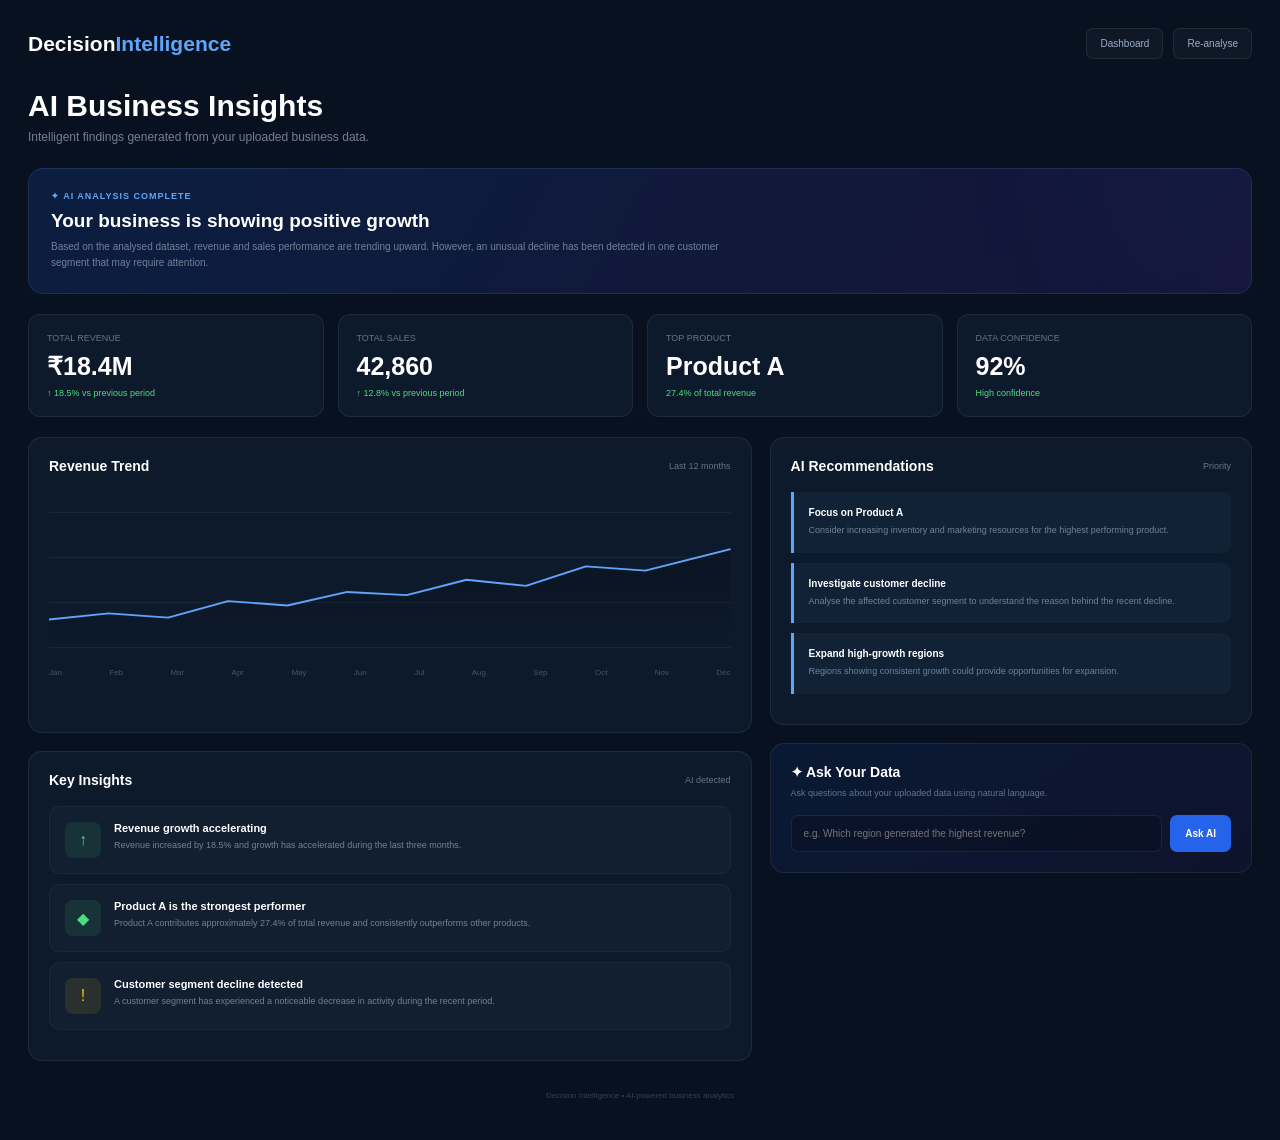
<file: frontend/insights.html>
<!DOCTYPE html>
<html lang="en">

<head>

<meta charset="UTF-8">

<meta name="viewport"
content="width=device-width, initial-scale=1.0">

<title>AI Insights | Decision Intelligence</title>

<style>

*{
    margin:0;
    padding:0;
    box-sizing:border-box;
    font-family:Arial,sans-serif;
}

body{

    min-height:100vh;

    background:#07111f;

    color:white;

    padding:28px;

}

.container{

    max-width:1250px;

    margin:auto;

}

/* HEADER */

.header{

    display:flex;

    justify-content:space-between;

    align-items:center;

    margin-bottom:30px;

}

.logo{

    font-size:21px;

    font-weight:bold;

}

.logo span{

    color:#60a5fa;

}

.header-right{

    display:flex;

    gap:10px;

    align-items:center;

}

.header-btn{

    padding:9px 13px;

    border-radius:7px;

    border:1px solid rgba(255,255,255,.08);

    background:rgba(255,255,255,.03);

    color:#9caec5;

    cursor:pointer;

    font-size:10px;

}

.header-btn:hover{

    color:white;

    border-color:
        rgba(96,165,250,.3);

}

/* TITLE */

.title{

    margin-bottom:24px;

}

.title h1{

    font-size:30px;

    margin-bottom:7px;

}

.title p{

    color:#718198;

    font-size:12px;

}

/* AI BANNER */

.ai-banner{

    position:relative;

    overflow:hidden;

    background:

    linear-gradient(
        120deg,
        rgba(37,99,235,.16),
        rgba(124,58,237,.12)
    );

    border:1px solid
        rgba(96,165,250,.15);

    border-radius:15px;

    padding:22px;

    margin-bottom:20px;

}

.ai-banner::after{

    content:"";

    position:absolute;

    width:180px;

    height:180px;

    border-radius:50%;

    background:#2563eb;

    filter:blur(100px);

    opacity:.13;

    right:-50px;

    top:-70px;

}

.ai-content{

    position:relative;

    z-index:1;

}

.ai-label{

    color:#60a5fa;

    font-size:9px;

    font-weight:bold;

    letter-spacing:1px;

    margin-bottom:9px;

}

.ai-banner h2{

    font-size:19px;

    margin-bottom:7px;

}

.ai-banner p{

    color:#718198;

    font-size:10px;

    max-width:700px;

    line-height:1.6;

}

/* KPI */

.metrics{

    display:grid;

    grid-template-columns:
        repeat(4,1fr);

    gap:14px;

    margin-bottom:20px;

}

.metric{

    background:rgba(15,28,47,.88);

    border:1px solid
        rgba(255,255,255,.07);

    border-radius:12px;

    padding:18px;

    transition:.3s;

}

.metric:hover{

    transform:translateY(-4px);

    border-color:
        rgba(96,165,250,.25);

}

.metric-label{

    color:#64748b;

    font-size:9px;

    margin-bottom:9px;

}

.metric-value{

    font-size:25px;

    font-weight:bold;

}

.metric-change{

    margin-top:7px;

    font-size:9px;

    color:#4ade80;

}

/* GRID */

.grid{

    display:grid;

    grid-template-columns:
        1.2fr .8fr;

    gap:18px;

}

/* CARD */

.card{

    background:rgba(15,28,47,.88);

    border:1px solid
        rgba(255,255,255,.07);

    border-radius:14px;

    padding:20px;

    margin-bottom:18px;

}

.card-header{

    display:flex;

    justify-content:space-between;

    align-items:center;

    margin-bottom:18px;

}

.card-header h2{

    font-size:14px;

}

.card-header span{

    color:#64748b;

    font-size:9px;

}

/* INSIGHTS */

.insight{

    display:flex;

    gap:13px;

    padding:15px;

    border-radius:10px;

    background:rgba(255,255,255,.025);

    border:1px solid
        rgba(255,255,255,.04);

    margin-bottom:10px;

    transition:.3s;

}

.insight:hover{

    transform:translateX(4px);

    background:rgba(255,255,255,.04);

}

.insight-icon{

    min-width:36px;

    height:36px;

    border-radius:8px;

    display:flex;

    align-items:center;

    justify-content:center;

    font-size:16px;

}

.positive{

    background:rgba(74,222,128,.1);

    color:#4ade80;

}

.warning{

    background:rgba(251,191,36,.1);

    color:#fbbf24;

}

.info{

    background:rgba(96,165,250,.1);

    color:#60a5fa;

}

.insight-text{

    flex:1;

}

.insight-text strong{

    display:block;

    font-size:11px;

    margin-bottom:5px;

}

.insight-text p{

    color:#718198;

    font-size:9px;

    line-height:1.5;

}

/* TREND */

.trend-box{

    height:220px;

    position:relative;

    overflow:hidden;

    padding-top:10px;

}

.chart{

    width:100%;

    height:180px;

    position:relative;

}

.grid-line{

    position:absolute;

    left:0;

    right:0;

    height:1px;

    background:
        rgba(255,255,255,.05);

}

.line{

    position:absolute;

    left:0;

    right:0;

    bottom:35px;

    height:110px;

}

svg{

    width:100%;

    height:100%;

}

.chart-labels{

    position:absolute;

    bottom:5px;

    left:0;

    right:0;

    display:flex;

    justify-content:space-between;

    color:#475569;

    font-size:8px;

}

/* RECOMMENDATION */

.recommendation{

    border-left:3px solid #60a5fa;

    padding:15px;

    background:rgba(96,165,250,.05);

    border-radius:0 8px 8px 0;

    margin-bottom:10px;

}

.recommendation strong{

    display:block;

    font-size:10px;

    margin-bottom:6px;

}

.recommendation p{

    color:#718198;

    font-size:9px;

    line-height:1.5;

}

/* ASK AI */

.ask{

    background:

    linear-gradient(
        145deg,
        rgba(37,99,235,.10),
        rgba(124,58,237,.07)
    );

}

.ask h2{

    font-size:14px;

    margin-bottom:7px;

}

.ask-description{

    color:#64748b;

    font-size:9px;

    line-height:1.5;

    margin-bottom:15px;

}

.question-box{

    display:flex;

    gap:8px;

}

.question-box input{

    flex:1;

    padding:12px;

    border-radius:7px;

    border:1px solid
        rgba(255,255,255,.08);

    outline:none;

    background:rgba(0,0,0,.18);

    color:white;

    font-size:10px;

}

.question-box input:focus{

    border-color:#2563eb;

}

.ask-btn{

    padding:0 15px;

    border:none;

    border-radius:7px;

    background:#2563eb;

    color:white;

    cursor:pointer;

    font-size:10px;

    font-weight:bold;

}

.ask-btn:hover{

    background:#3b82f6;

}

.answer{

    display:none;

    margin-top:15px;

    padding:14px;

    border-radius:8px;

    background:rgba(255,255,255,.035);

    border:1px solid
        rgba(255,255,255,.05);

}

.answer-label{

    color:#60a5fa;

    font-size:8px;

    font-weight:bold;

    margin-bottom:7px;

}

.answer p{

    color:#a8b5c7;

    font-size:10px;

    line-height:1.6;

}

/* FOOTER */

.footer{

    text-align:center;

    color:#334155;

    font-size:8px;

    padding:12px;

}

/* RESPONSIVE */

@media(max-width:900px){

    .metrics{

        grid-template-columns:
            repeat(2,1fr);

    }

    .grid{

        grid-template-columns:1fr;

    }

}

@media(max-width:550px){

    body{

        padding:18px;

    }

    .metrics{

        grid-template-columns:1fr;

    }

    .title h1{

        font-size:25px;

    }

    .question-box{

        flex-direction:column;

    }

    .ask-btn{

        padding:11px;

    }

}

</style>

</head>


<body>


<div class="container">


<!-- HEADER -->

<div class="header">


    <div class="logo">

        Decision<span>Intelligence</span>

    </div>


    <div class="header-right">


        <button
            class="header-btn"
            onclick="window.location.href='dashboard.html'">

            Dashboard

        </button>


        <button
            class="header-btn"
            onclick="window.location.href='analysis.html'">

            Re-analyse

        </button>


    </div>


</div>


<!-- TITLE -->

<div class="title">

    <h1>

        AI Business Insights

    </h1>

    <p>

        Intelligent findings generated from
        your uploaded business data.

    </p>

</div>


<!-- AI SUMMARY -->

<div class="ai-banner">


    <div class="ai-content">


        <div class="ai-label">

            ✦ AI ANALYSIS COMPLETE

        </div>


        <h2>

            Your business is showing positive growth

        </h2>


        <p>

            Based on the analysed dataset, revenue
            and sales performance are trending upward.
            However, an unusual decline has been detected
            in one customer segment that may require
            attention.

        </p>


    </div>


</div>


<!-- METRICS -->

<div class="metrics">


    <div class="metric">


        <div class="metric-label">

            TOTAL REVENUE

        </div>


        <div class="metric-value">

            ₹18.4M

        </div>


        <div class="metric-change">

            ↑ 18.5% vs previous period

        </div>


    </div>


    <div class="metric">


        <div class="metric-label">

            TOTAL SALES

        </div>


        <div class="metric-value">

            42,860

        </div>


        <div class="metric-change">

            ↑ 12.8% vs previous period

        </div>


    </div>


    <div class="metric">


        <div class="metric-label">

            TOP PRODUCT

        </div>


        <div class="metric-value">

            Product A

        </div>


        <div class="metric-change">

            27.4% of total revenue

        </div>


    </div>


    <div class="metric">


        <div class="metric-label">

            DATA CONFIDENCE

        </div>


        <div class="metric-value">

            92%

        </div>


        <div class="metric-change">

            High confidence

        </div>


    </div>


</div>


<!-- MAIN GRID -->

<div class="grid">


<!-- LEFT -->

<div>


    <!-- TREND -->

    <div class="card">


        <div class="card-header">

            <h2>

                Revenue Trend

            </h2>

            <span>

                Last 12 months

            </span>

        </div>


        <div class="trend-box">


            <div class="chart">


                <div
                    class="grid-line"
                    style="top:10px;">

                </div>


                <div
                    class="grid-line"
                    style="top:55px;">

                </div>


                <div
                    class="grid-line"
                    style="top:100px;">

                </div>


                <div
                    class="grid-line"
                    style="top:145px;">

                </div>


                <div class="line">


                    <svg
                        viewBox="0 0 800 180"
                        preserveAspectRatio="none">


                        <defs>

                            <linearGradient
                                id="area"
                                x1="0"
                                y1="0"
                                x2="0"
                                y2="1">

                                <stop
                                    offset="0%"
                                    stop-opacity=".25"/>

                                <stop
                                    offset="100%"
                                    stop-opacity="0"/>

                            </linearGradient>

                        </defs>


                        <path
                            d="M0 135
                               L70 125
                               L140 132
                               L210 105
                               L280 112
                               L350 90
                               L420 95
                               L490 70
                               L560 80
                               L630 48
                               L700 55
                               L800 20
                               L800 180
                               L0 180 Z"
                            fill="url(#area)"/>


                        <path
                            d="M0 135
                               L70 125
                               L140 132
                               L210 105
                               L280 112
                               L350 90
                               L420 95
                               L490 70
                               L560 80
                               L630 48
                               L700 55
                               L800 20"
                            fill="none"
                            stroke="#60a5fa"
                            stroke-width="3"/>

                    </svg>


                </div>


                <div class="chart-labels">

                    <span>Jan</span>

                    <span>Feb</span>

                    <span>Mar</span>

                    <span>Apr</span>

                    <span>May</span>

                    <span>Jun</span>

                    <span>Jul</span>

                    <span>Aug</span>

                    <span>Sep</span>

                    <span>Oct</span>

                    <span>Nov</span>

                    <span>Dec</span>

                </div>


            </div>


        </div>


    </div>


    <!-- INSIGHTS -->

    <div class="card">


        <div class="card-header">

            <h2>

                Key Insights

            </h2>

            <span>

                AI detected

            </span>

        </div>


        <div class="insight">


            <div class="insight-icon positive">

                ↑

            </div>


            <div class="insight-text">

                <strong>

                    Revenue growth accelerating

                </strong>

                <p>

                    Revenue increased by 18.5% and
                    growth has accelerated during the
                    last three months.

                </p>

            </div>


        </div>


        <div class="insight">


            <div class="insight-icon positive">

                ◆

            </div>


            <div class="insight-text">

                <strong>

                    Product A is the strongest performer

                </strong>

                <p>

                    Product A contributes approximately
                    27.4% of total revenue and consistently
                    outperforms other products.

                </p>

            </div>


        </div>


        <div class="insight">


            <div class="insight-icon warning">

                !

            </div>


            <div class="insight-text">

                <strong>

                    Customer segment decline detected

                </strong>

                <p>

                    A customer segment has experienced
                    a noticeable decrease in activity
                    during the recent period.

                </p>

            </div>


        </div>


    </div>


</div>


<!-- RIGHT -->

<div>


    <!-- RECOMMENDATIONS -->

    <div class="card">


        <div class="card-header">

            <h2>

                AI Recommendations

            </h2>

            <span>

                Priority

            </span>

        </div>


        <div class="recommendation">


            <strong>

                Focus on Product A

            </strong>


            <p>

                Consider increasing inventory and
                marketing resources for the highest
                performing product.

            </p>

        </div>


        <div class="recommendation">


            <strong>

                Investigate customer decline

            </strong>


            <p>

                Analyse the affected customer segment
                to understand the reason behind the
                recent decline.

            </p>

        </div>


        <div class="recommendation">


            <strong>

                Expand high-growth regions

            </strong>


            <p>

                Regions showing consistent growth
                could provide opportunities for
                expansion.

            </p>

        </div>


    </div>


    <!-- ASK AI -->

    <div class="card ask">


        <h2>

            ✦ Ask Your Data

        </h2>


        <p class="ask-description">

            Ask questions about your uploaded data
            using natural language.

        </p>


        <div class="question-box">


            <input
                type="text"
                id="question"
                placeholder="e.g. Which region generated the highest revenue?">


            <button
                class="ask-btn"
                id="askBtn">

                Ask AI

            </button>


        </div>


        <div
            class="answer"
            id="answer">


            <div class="answer-label">

                AI RESPONSE

            </div>


            <p id="answerText">

                Based on the analysed dataset,
                the South region generated the
                highest revenue during the selected
                period.

            </p>


        </div>


    </div>


</div>


</div>


<div class="footer">

    Decision Intelligence • AI-powered business analytics

</div>


</div>


<script>


/*
====================================================

ASK YOUR DATA — TEMPORARY DEMO

This currently displays a demo response.

Later it will send the question to the
FastAPI + AI backend.

====================================================
*/


const askBtn =
    document.getElementById("askBtn");

const question =
    document.getElementById("question");

const answer =
    document.getElementById("answer");

const answerText =
    document.getElementById("answerText");


askBtn.addEventListener(
    "click",
    function(){

        const q =
            question.value.trim();


        if(!q){

            alert(
                "Please enter a question about your data."
            );

            return;

        }


        askBtn.innerText =
            "Thinking...";

        askBtn.disabled =
            true;


        /*
        TODO — FASTAPI / AI CONNECTION

        Later:

        fetch(
            "YOUR_FASTAPI_AI_ENDPOINT",
            {
                method:"POST",

                headers:{
                    "Content-Type":
                    "application/json"
                },

                body:JSON.stringify({

                    dataset_id:
                    "DATASET_ID",

                    question:q

                })
            }
        )

        .then(response =>
            response.json()
        )

        .then(data => {

            answerText.innerText =
                data.answer;

        });

        */


        setTimeout(
            function(){

                answer.style.display =
                    "block";


                answerText.innerText =
                    "Based on the analysed dataset, the South region generated the highest revenue during the selected period.";


                askBtn.innerText =
                    "Ask AI";

                askBtn.disabled =
                    false;

            },
            1000
        );

    }
);


/* ENTER KEY */

question.addEventListener(
    "keydown",
    function(event){

        if(event.key === "Enter"){

            askBtn.click();

        }

    }
);


/* ANIMATE METRICS */

const values =
    document.querySelectorAll(
        ".metric-value"
    );


values.forEach(
    (element,index) => {

        element.style.opacity = "0";

        element.style.transform =
            "translateY(15px)";


        setTimeout(
            function(){

                element.style.transition =
                    "all .6s ease";

                element.style.opacity = "1";

                element.style.transform =
                    "translateY(0)";

            },
            150 + (index * 120)
        );

    }
);

</script>


</body>

</html>
</file>
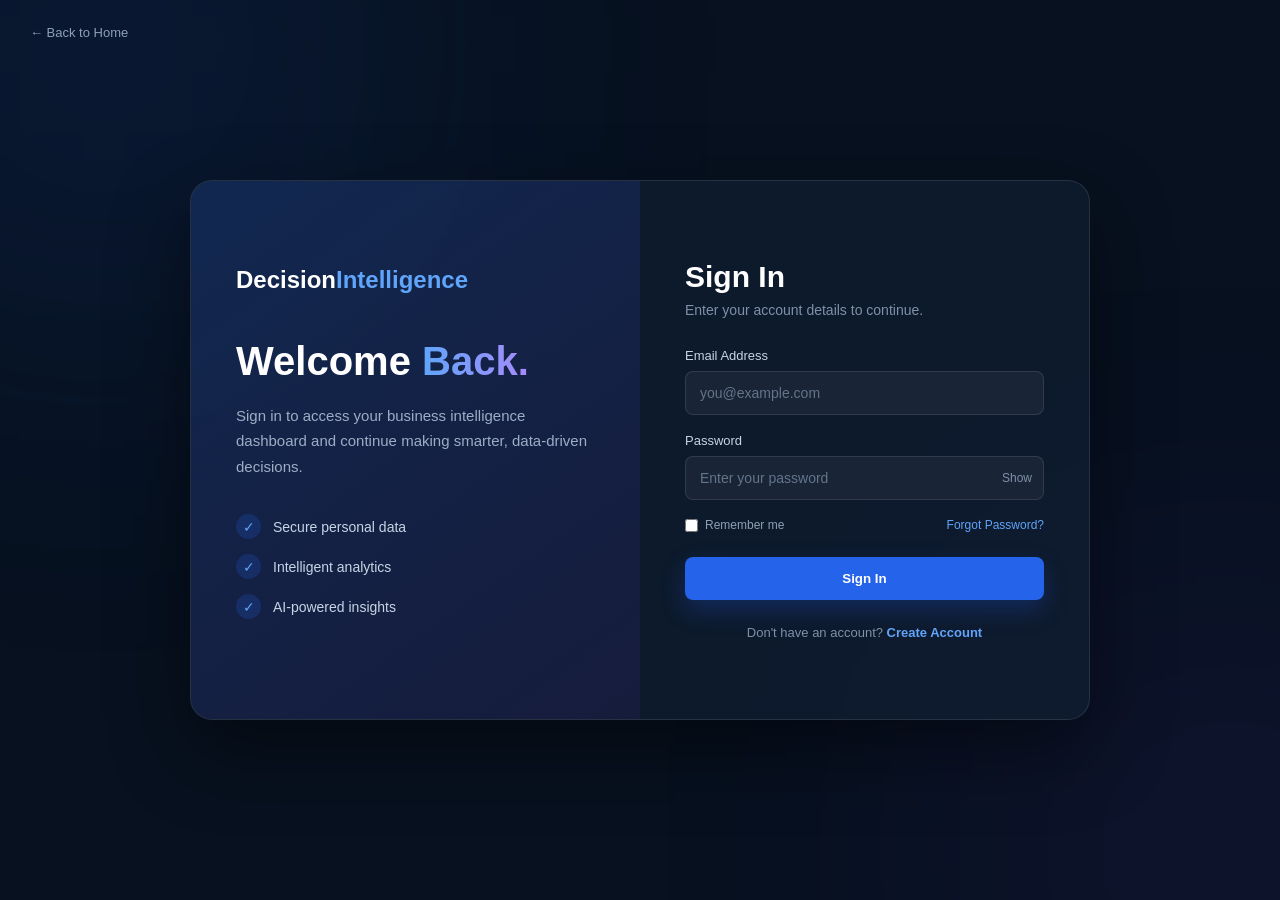
<file: frontend/login.html>
<!DOCTYPE html>
<html lang="en">

<head>

    <meta charset="UTF-8">

    <meta name="viewport"
          content="width=device-width, initial-scale=1.0">

    <title>Sign In | Decision Intelligence</title>

    <style>

        * {
            margin: 0;
            padding: 0;
            box-sizing: border-box;
            font-family: Arial, sans-serif;
        }

        body {
            min-height: 100vh;
            background: #07111f;
            color: white;
            display: flex;
            justify-content: center;
            align-items: center;
            overflow: hidden;
        }

        /* Background glow */

        body::before {
            content: "";
            position: fixed;
            width: 450px;
            height: 450px;
            background: #2563eb;
            filter: blur(180px);
            opacity: 0.18;
            top: -180px;
            left: -120px;
        }

        body::after {
            content: "";
            position: fixed;
            width: 400px;
            height: 400px;
            background: #7c3aed;
            filter: blur(180px);
            opacity: 0.15;
            right: -150px;
            bottom: -150px;
        }

        /* Main container */

        .container {
            width: 900px;
            max-width: 92%;
            min-height: 540px;

            display: grid;
            grid-template-columns: 1fr 1fr;

            background: rgba(15, 28, 47, 0.88);

            border: 1px solid rgba(255,255,255,0.1);

            border-radius: 22px;

            overflow: hidden;

            box-shadow:
                0 30px 80px rgba(0,0,0,0.45);

            position: relative;

            z-index: 1;

            animation: appear 0.8s ease;
        }

        /* Left section */

        .info {
            padding: 55px 45px;

            background:
                linear-gradient(
                    145deg,
                    rgba(37,99,235,0.18),
                    rgba(124,58,237,0.08)
                );

            display: flex;
            flex-direction: column;
            justify-content: center;
        }

        .logo {
            font-size: 24px;
            font-weight: bold;
            margin-bottom: 45px;
        }

        .logo span {
            color: #60a5fa;
        }

        .info h1 {
            font-size: 40px;
            line-height: 1.1;
            margin-bottom: 20px;
        }

        .info h1 span {
            background: linear-gradient(
                90deg,
                #60a5fa,
                #a78bfa
            );

            -webkit-background-clip: text;
            color: transparent;
        }

        .info p {
            color: #9caec5;
            line-height: 1.7;
            font-size: 15px;
            max-width: 360px;
        }

        .features {
            margin-top: 35px;
        }

        .feature {
            display: flex;
            align-items: center;
            gap: 12px;
            margin-bottom: 15px;
            color: #c8d4e5;
            font-size: 14px;
        }

        .check {
            width: 25px;
            height: 25px;
            display: flex;
            align-items: center;
            justify-content: center;

            border-radius: 50%;

            background: rgba(37,99,235,0.2);

            color: #60a5fa;
        }

        /* Login section */

        .login-box {
            padding: 55px 45px;

            display: flex;
            flex-direction: column;
            justify-content: center;
        }

        .login-box h2 {
            font-size: 30px;
            margin-bottom: 8px;
        }

        .subtitle {
            color: #7f91a9;
            font-size: 14px;
            margin-bottom: 30px;
        }

        /* Input */

        .input-group {
            margin-bottom: 18px;
        }

        .input-group label {
            display: block;
            margin-bottom: 8px;
            font-size: 13px;
            color: #c8d4e5;
        }

        .input-wrapper {
            position: relative;
        }

        .input-wrapper input {
            width: 100%;

            padding: 13px 14px;

            border-radius: 8px;

            border: 1px solid rgba(255,255,255,0.1);

            outline: none;

            background: rgba(255,255,255,0.05);

            color: white;

            font-size: 14px;

            transition: 0.3s;
        }

        .input-wrapper input:focus {
            border-color: #3b82f6;

            box-shadow:
                0 0 0 3px rgba(37,99,235,0.12);
        }

        .input-wrapper input::placeholder {
            color: #64748b;
        }

        /* Password */

        .password-toggle {
            position: absolute;

            right: 12px;
            top: 50%;

            transform: translateY(-50%);

            border: none;

            background: none;

            color: #7f91a9;

            cursor: pointer;

            font-size: 12px;
        }

        .password-toggle:hover {
            color: white;
        }

        /* Options */

        .options {
            display: flex;
            justify-content: space-between;
            align-items: center;

            margin: 5px 0 25px;

            font-size: 12px;
        }

        .remember {
            display: flex;
            gap: 7px;
            align-items: center;
            color: #8fa0b6;
        }

        .forgot {
            color: #60a5fa;
            text-decoration: none;
        }

        .forgot:hover {
            text-decoration: underline;
        }

        /* Login button */

        .login-btn {
            width: 100%;

            padding: 14px;

            border: none;

            border-radius: 8px;

            background: #2563eb;

            color: white;

            font-weight: bold;

            cursor: pointer;

            transition: 0.3s;

            box-shadow:
                0 10px 25px rgba(37,99,235,0.25);
        }

        .login-btn:hover {
            background: #3b82f6;

            transform: translateY(-2px);

            box-shadow:
                0 15px 30px rgba(37,99,235,0.4);
        }

        /* Register */

        .register {
            text-align: center;

            margin-top: 25px;

            color: #7f91a9;

            font-size: 13px;
        }

        .register a {
            color: #60a5fa;

            text-decoration: none;

            font-weight: bold;
        }

        .register a:hover {
            text-decoration: underline;
        }

        /* Back */

        .back {
            position: fixed;

            top: 25px;
            left: 30px;

            color: #8fa0b6;

            text-decoration: none;

            font-size: 13px;

            z-index: 10;

            transition: 0.3s;
        }

        .back:hover {
            color: white;
        }

        /* Animation */

        @keyframes appear {

            from {
                opacity: 0;
                transform: translateY(25px) scale(0.98);
            }

            to {
                opacity: 1;
                transform: translateY(0) scale(1);
            }

        }

        /* Mobile */

        @media(max-width: 750px) {

            body {
                overflow-y: auto;
                padding: 40px 0;
            }

            .container {
                grid-template-columns: 1fr;
            }

            .info {
                padding: 40px 30px;
            }

            .login-box {
                padding: 40px 30px;
            }

            .info h1 {
                font-size: 32px;
            }

            .features {
                display: none;
            }

        }

    </style>

</head>


<body>


    <!-- Back button -->

    <!-- TODO: Connect this button to index.html -->

    <a href="index.html" class="back">
        ← Back to Home
    </a>


    <div class="container">


        <!-- Left information -->

        <div class="info">

            <div class="logo">
                Decision<span>Intelligence</span>
            </div>

            <h1>
                Welcome
                <span>Back.</span>
            </h1>

            <p>
                Sign in to access your business intelligence
                dashboard and continue making smarter,
                data-driven decisions.
            </p>


            <div class="features">

                <div class="feature">

                    <div class="check">
                        ✓
                    </div>

                    Secure personal data

                </div>


                <div class="feature">

                    <div class="check">
                        ✓
                    </div>

                    Intelligent analytics

                </div>


                <div class="feature">

                    <div class="check">
                        ✓
                    </div>

                    AI-powered insights

                </div>

            </div>

        </div>


        <!-- Login -->

        <div class="login-box">

            <h2>
                Sign In
            </h2>

            <p class="subtitle">
                Enter your account details to continue.
            </p>


            <form id="loginForm">


                <!-- Email -->

                <div class="input-group">

                    <label for="email">
                        Email Address
                    </label>

                    <div class="input-wrapper">

                        <input
                            type="email"
                            id="email"
                            placeholder="you@example.com"
                            required
                        >

                    </div>

                </div>


                <!-- Password -->

                <div class="input-group">

                    <label for="password">
                        Password
                    </label>

                    <div class="input-wrapper">

                        <input
                            type="password"
                            id="password"
                            placeholder="Enter your password"
                            required
                        >

                        <button
                            type="button"
                            class="password-toggle"
                            onclick="togglePassword()"
                        >
                            Show
                        </button>

                    </div>

                </div>


                <!-- Options -->

                <div class="options">

                    <label class="remember">

                        <input
                            type="checkbox"
                            id="remember"
                        >

                        Remember me

                    </label>


                    <!-- TODO:
                    Connect to password recovery system
                    -->

                    <a
                        href="#"
                        class="forgot"
                    >
                        Forgot Password?
                    </a>

                </div>


                <!-- Login -->

                <button
                    type="submit"
                    class="login-btn"
                >
                    Sign In
                </button>


            </form>


            <div class="register">

                Don't have an account?

                <!-- TODO:
                Connect to register.html
                -->

                <a href="#">
                    Create Account
                </a>

            </div>

        </div>

    </div>


    <script>


        /* ==========================================
           PASSWORD VISIBILITY
        ========================================== */

        function togglePassword() {

            const password =
                document.getElementById("password");

            const button =
                document.querySelector(".password-toggle");


            if (password.type === "password") {

                password.type = "text";

                button.innerText = "Hide";

            } else {

                password.type = "password";

                button.innerText = "Show";

            }

        }


        /* ==========================================
           TEMPORARY LOGIN
        ========================================== */

        document
            .getElementById("loginForm")
            .addEventListener("submit", function(event) {

                event.preventDefault();


                /*
                ==========================================
                TODO:

                Remove this temporary section when
                FastAPI authentication is ready.

                Later we will send:

                email
                password

                to the backend API.

                Example:

                fetch("YOUR_FASTAPI_LOGIN_ENDPOINT", {
                    method: "POST",
                    headers: {
                        "Content-Type": "application/json"
                    },
                    body: JSON.stringify({
                        email: email,
                        password: password
                    })
                });

                ==========================================
                */


                alert(
                    "Login API is not connected yet.\n\n" +
                    "Your friend will provide the FastAPI endpoint later."
                );

            });

    </script>


</body>

</html>
</file>
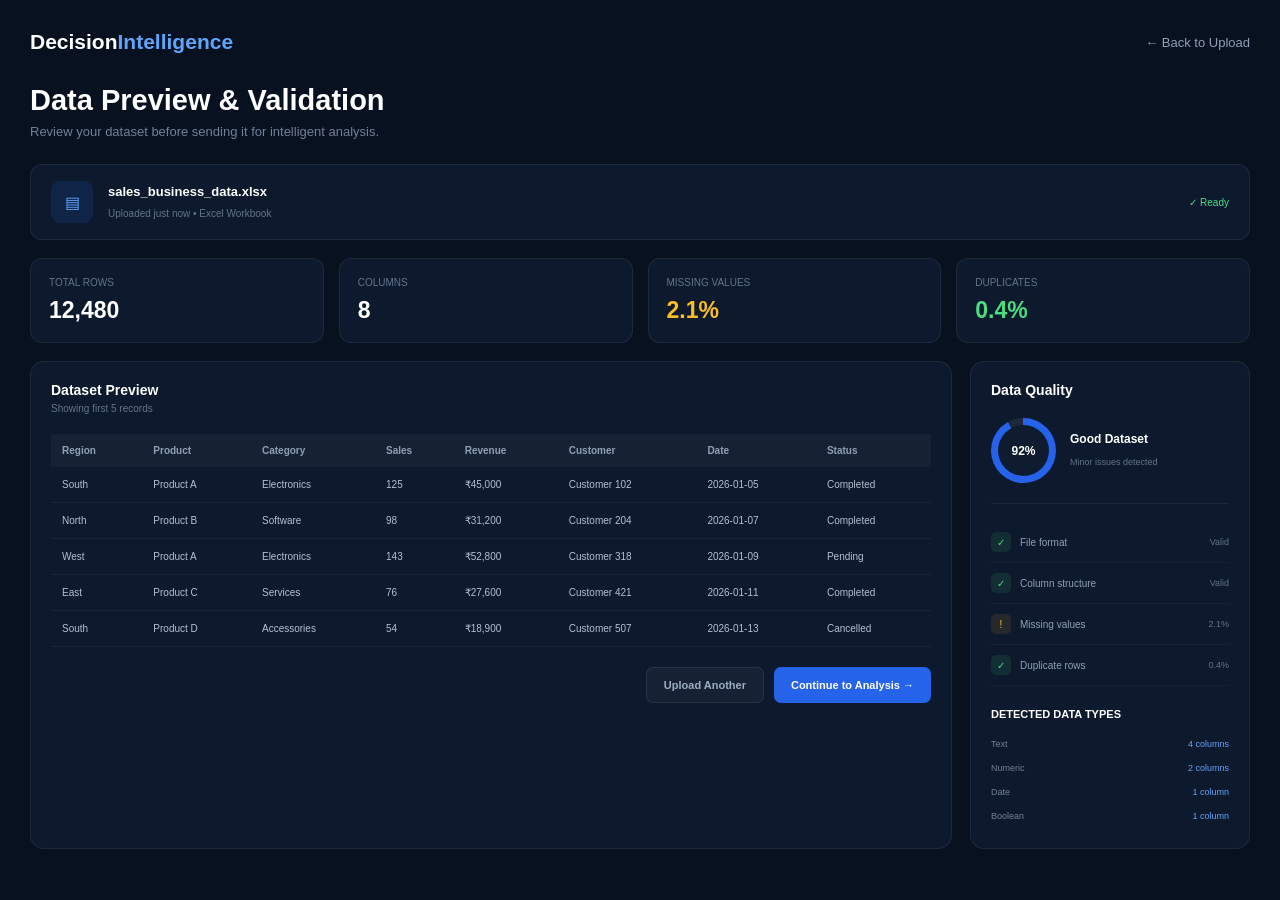
<file: frontend/preview.html>
<!DOCTYPE html>
<html lang="en">

<head>

<meta charset="UTF-8">

<meta name="viewport"
content="width=device-width, initial-scale=1.0">

<title>Data Preview | Decision Intelligence</title>

<style>

*{
    margin:0;
    padding:0;
    box-sizing:border-box;
    font-family:Arial,sans-serif;
}

body{

    min-height:100vh;

    background:#07111f;

    color:white;

    padding:30px;

}

.container{

    max-width:1250px;

    margin:auto;

}

/* HEADER */

.header{

    display:flex;

    justify-content:space-between;

    align-items:center;

    margin-bottom:30px;

}

.logo{

    font-size:21px;

    font-weight:bold;

}

.logo span{

    color:#60a5fa;

}

.back{

    color:#8fa0b6;

    text-decoration:none;

    font-size:13px;

}

.back:hover{

    color:white;

}

/* TITLE */

.title{

    margin-bottom:25px;

}

.title h1{

    font-size:29px;

    margin-bottom:7px;

}

.title p{

    color:#718198;

    font-size:13px;

}

/* FILE BAR */

.file-bar{

    background:rgba(15,28,47,.85);

    border:1px solid rgba(255,255,255,.07);

    border-radius:12px;

    padding:16px 20px;

    display:flex;

    align-items:center;

    gap:15px;

    margin-bottom:18px;

}

.file-icon{

    width:42px;

    height:42px;

    border-radius:9px;

    display:flex;

    align-items:center;

    justify-content:center;

    background:rgba(37,99,235,.15);

    color:#60a5fa;

}

.file-info{

    flex:1;

}

.file-info strong{

    display:block;

    font-size:13px;

    margin-bottom:4px;

}

.file-info small{

    color:#64748b;

    font-size:10px;

}

/* KPI */

.stats{

    display:grid;

    grid-template-columns:
        repeat(4,1fr);

    gap:15px;

    margin-bottom:18px;

}

.stat{

    background:rgba(15,28,47,.85);

    border:1px solid rgba(255,255,255,.07);

    border-radius:12px;

    padding:18px;

    transition:.3s;

}

.stat:hover{

    transform:translateY(-3px);

    border-color:
        rgba(96,165,250,.25);

}

.stat-label{

    color:#64748b;

    font-size:10px;

    margin-bottom:9px;

}

.stat-value{

    font-size:23px;

    font-weight:bold;

}

/* MAIN GRID */

.main-grid{

    display:grid;

    grid-template-columns:
        1fr 280px;

    gap:18px;

}

/* TABLE */

.table-card{

    background:rgba(15,28,47,.85);

    border:1px solid rgba(255,255,255,.07);

    border-radius:14px;

    padding:20px;

    overflow:hidden;

}

.card-header{

    display:flex;

    justify-content:space-between;

    align-items:center;

    margin-bottom:18px;

}

.card-header h2{

    font-size:14px;

}

.card-header span{

    color:#64748b;

    font-size:10px;

}

.table-wrapper{

    overflow-x:auto;

}

table{

    width:100%;

    border-collapse:collapse;

    min-width:700px;

}

th{

    text-align:left;

    padding:11px;

    background:rgba(255,255,255,.04);

    color:#8fa0b6;

    font-size:10px;

    white-space:nowrap;

}

td{

    padding:12px 11px;

    border-bottom:
        1px solid rgba(255,255,255,.05);

    color:#b4c1d1;

    font-size:10px;

    white-space:nowrap;

}

tr:hover td{

    background:rgba(255,255,255,.025);

}

/* VALIDATION */

.validation{

    background:rgba(15,28,47,.85);

    border:1px solid rgba(255,255,255,.07);

    border-radius:14px;

    padding:20px;

}

.validation h2{

    font-size:14px;

    margin-bottom:20px;

}

.quality{

    display:flex;

    align-items:center;

    gap:14px;

    padding-bottom:20px;

    border-bottom:
        1px solid rgba(255,255,255,.06);

    margin-bottom:18px;

}

.circle{

    width:65px;

    height:65px;

    border-radius:50%;

    background:
        conic-gradient(
            #2563eb 0deg 331deg,
            #1e293b 331deg
        );

    display:flex;

    align-items:center;

    justify-content:center;

    position:relative;

}

.circle::before{

    content:"";

    position:absolute;

    width:51px;

    height:51px;

    border-radius:50%;

    background:#0f1c2f;

}

.circle span{

    position:relative;

    font-size:12px;

    font-weight:bold;

}

.quality-text strong{

    display:block;

    font-size:12px;

    margin-bottom:5px;

}

.quality-text small{

    color:#64748b;

    font-size:9px;

}

/* CHECKS */

.check{

    display:flex;

    align-items:center;

    gap:9px;

    padding:10px 0;

    border-bottom:
        1px solid rgba(255,255,255,.04);

}

.check-icon{

    width:20px;

    height:20px;

    display:flex;

    align-items:center;

    justify-content:center;

    border-radius:5px;

    font-size:10px;

}

.good{

    background:rgba(74,222,128,.1);

    color:#4ade80;

}

.warning{

    background:rgba(251,191,36,.1);

    color:#fbbf24;

}

.check-text{

    flex:1;

    font-size:10px;

    color:#8fa0b6;

}

.check-value{

    font-size:9px;

    color:#64748b;

}

/* COLUMN TYPES */

.types{

    margin-top:22px;

}

.types h3{

    font-size:11px;

    margin-bottom:12px;

}

.type{

    display:flex;

    justify-content:space-between;

    padding:7px 0;

    color:#718198;

    font-size:9px;

}

.type span:last-child{

    color:#60a5fa;

}

/* BUTTONS */

.actions{

    display:flex;

    justify-content:flex-end;

    gap:10px;

    margin-top:20px;

}

.btn{

    padding:11px 17px;

    border-radius:7px;

    font-size:11px;

    cursor:pointer;

    font-weight:bold;

}

.secondary{

    background:rgba(255,255,255,.04);

    color:#9caec5;

    border:
        1px solid rgba(255,255,255,.08);

}

.primary{

    background:#2563eb;

    color:white;

    border:none;

}

.primary:hover{

    background:#3b82f6;

    transform:translateY(-2px);

}

/* RESPONSIVE */

@media(max-width:900px){

    .stats{

        grid-template-columns:
            repeat(2,1fr);

    }

    .main-grid{

        grid-template-columns:1fr;

    }

}

@media(max-width:550px){

    body{

        padding:18px;

    }

    .stats{

        grid-template-columns:1fr;

    }

    .title h1{

        font-size:24px;

    }

}

</style>

</head>


<body>


<div class="container">


    <!-- HEADER -->

    <div class="header">

        <div class="logo">

            Decision<span>Intelligence</span>

        </div>


        <a href="upload.html"
           class="back">

            ← Back to Upload

        </a>

    </div>


    <!-- TITLE -->

    <div class="title">

        <h1>

            Data Preview & Validation

        </h1>

        <p>

            Review your dataset before sending
            it for intelligent analysis.

        </p>

    </div>


    <!-- FILE -->

    <div class="file-bar">


        <div class="file-icon">

            ▤

        </div>


        <div class="file-info">

            <strong>

                sales_business_data.xlsx

            </strong>

            <small>

                Uploaded just now • Excel Workbook

            </small>

        </div>


        <span style="
            color:#4ade80;
            font-size:10px;
        ">

            ✓ Ready

        </span>


    </div>


    <!-- STATS -->

    <div class="stats">


        <div class="stat">

            <div class="stat-label">

                TOTAL ROWS

            </div>

            <div class="stat-value">

                12,480

            </div>

        </div>


        <div class="stat">

            <div class="stat-label">

                COLUMNS

            </div>

            <div class="stat-value">

                8

            </div>

        </div>


        <div class="stat">

            <div class="stat-label">

                MISSING VALUES

            </div>

            <div class="stat-value"
                 style="color:#fbbf24;">

                2.1%

            </div>

        </div>


        <div class="stat">

            <div class="stat-label">

                DUPLICATES

            </div>

            <div class="stat-value"
                 style="color:#4ade80;">

                0.4%

            </div>

        </div>


    </div>


    <!-- MAIN -->

    <div class="main-grid">


        <!-- TABLE -->

        <div class="table-card">


            <div class="card-header">

                <div>

                    <h2>

                        Dataset Preview

                    </h2>

                    <span>

                        Showing first 5 records

                    </span>

                </div>

            </div>


            <div class="table-wrapper">


                <table>


                    <thead>

                        <tr>

                            <th>Region</th>

                            <th>Product</th>

                            <th>Category</th>

                            <th>Sales</th>

                            <th>Revenue</th>

                            <th>Customer</th>

                            <th>Date</th>

                            <th>Status</th>

                        </tr>

                    </thead>


                    <tbody>


                        <tr>

                            <td>South</td>

                            <td>Product A</td>

                            <td>Electronics</td>

                            <td>125</td>

                            <td>₹45,000</td>

                            <td>Customer 102</td>

                            <td>2026-01-05</td>

                            <td>Completed</td>

                        </tr>


                        <tr>

                            <td>North</td>

                            <td>Product B</td>

                            <td>Software</td>

                            <td>98</td>

                            <td>₹31,200</td>

                            <td>Customer 204</td>

                            <td>2026-01-07</td>

                            <td>Completed</td>

                        </tr>


                        <tr>

                            <td>West</td>

                            <td>Product A</td>

                            <td>Electronics</td>

                            <td>143</td>

                            <td>₹52,800</td>

                            <td>Customer 318</td>

                            <td>2026-01-09</td>

                            <td>Pending</td>

                        </tr>


                        <tr>

                            <td>East</td>

                            <td>Product C</td>

                            <td>Services</td>

                            <td>76</td>

                            <td>₹27,600</td>

                            <td>Customer 421</td>

                            <td>2026-01-11</td>

                            <td>Completed</td>

                        </tr>


                        <tr>

                            <td>South</td>

                            <td>Product D</td>

                            <td>Accessories</td>

                            <td>54</td>

                            <td>₹18,900</td>

                            <td>Customer 507</td>

                            <td>2026-01-13</td>

                            <td>Cancelled</td>

                        </tr>


                    </tbody>

                </table>


            </div>


            <!-- ACTIONS -->

            <div class="actions">


                <button
                    class="btn secondary"
                    onclick="window.location.href='upload.html'">

                    Upload Another

                </button>


                <!-- TODO:
                     Connect this button to
                     FastAPI analysis endpoint
                -->

                <button
                    class="btn primary"
                    id="analyseBtn">

                    Continue to Analysis →

                </button>


            </div>


        </div>


        <!-- VALIDATION -->

        <div class="validation">


            <h2>

                Data Quality

            </h2>


            <div class="quality">


                <div class="circle">

                    <span>

                        92%

                    </span>

                </div>


                <div class="quality-text">

                    <strong>

                        Good Dataset

                    </strong>

                    <small>

                        Minor issues detected

                    </small>

                </div>


            </div>


            <!-- CHECKS -->


            <div class="check">


                <div class="check-icon good">

                    ✓

                </div>


                <div class="check-text">

                    File format

                </div>


                <div class="check-value">

                    Valid

                </div>

            </div>


            <div class="check">


                <div class="check-icon good">

                    ✓

                </div>


                <div class="check-text">

                    Column structure

                </div>


                <div class="check-value">

                    Valid

                </div>

            </div>


            <div class="check">


                <div class="check-icon warning">

                    !

                </div>


                <div class="check-text">

                    Missing values

                </div>

                <div class="check-value">

                    2.1%

                </div>

            </div>


            <div class="check">


                <div class="check-icon good">

                    ✓

                </div>


                <div class="check-text">

                    Duplicate rows

                </div>

                <div class="check-value">

                    0.4%

                </div>

            </div>


            <!-- COLUMN TYPES -->

            <div class="types">


                <h3>

                    DETECTED DATA TYPES

                </h3>


                <div class="type">

                    <span>

                        Text

                    </span>

                    <span>

                        4 columns

                    </span>

                </div>


                <div class="type">

                    <span>

                        Numeric

                    </span>

                    <span>

                        2 columns

                    </span>

                </div>


                <div class="type">

                    <span>

                        Date

                    </span>

                    <span>

                        1 column

                    </span>

                </div>


                <div class="type">

                    <span>

                        Boolean

                    </span>

                    <span>

                        1 column

                    </span>

                </div>


            </div>


        </div>


    </div>


</div>


<script>


/*
====================================================

TEMPORARY FRONTEND DATA

The values shown on this page are demo values.

Later the FastAPI backend will provide:

- file name
- row count
- column count
- column names
- preview rows
- missing values
- duplicate count
- data types
- quality score

====================================================
*/


/*
====================================================

TODO — FASTAPI CONNECTION

When your friend gives the endpoint:

Example:

GET /api/data/preview/{dataset_id}

The frontend will receive something similar to:

{
    "file_name": "sales_business_data.xlsx",

    "rows": 12480,

    "columns": 8,

    "missing_percentage": 2.1,

    "duplicate_percentage": 0.4,

    "quality_score": 92,

    "column_types": {

        "text": 4,

        "numeric": 2,

        "date": 1,

        "boolean": 1

    },

    "preview": [

        {
            "Region": "South",
            "Product": "Product A",
            "Sales": 125,
            "Revenue": 45000
        }

    ]
}

====================================================
*/


/* ANALYSE BUTTON */

document
    .getElementById("analyseBtn")
    .addEventListener(
        "click",
        function(){

            /*
            TEMPORARY ACTION

            Later this button will call:

            POST /api/data/analyse

            */

            this.innerText =
                "Preparing Analysis...";

            this.disabled = true;


            setTimeout(() => {

                alert(
                    "Dataset is ready for analysis. FastAPI connection will be added next."
                );


                this.innerText =
                    "Continue to Analysis →";

                this.disabled = false;


            }, 1200);

        }
    );


</script>


</body>

</html>
</file>
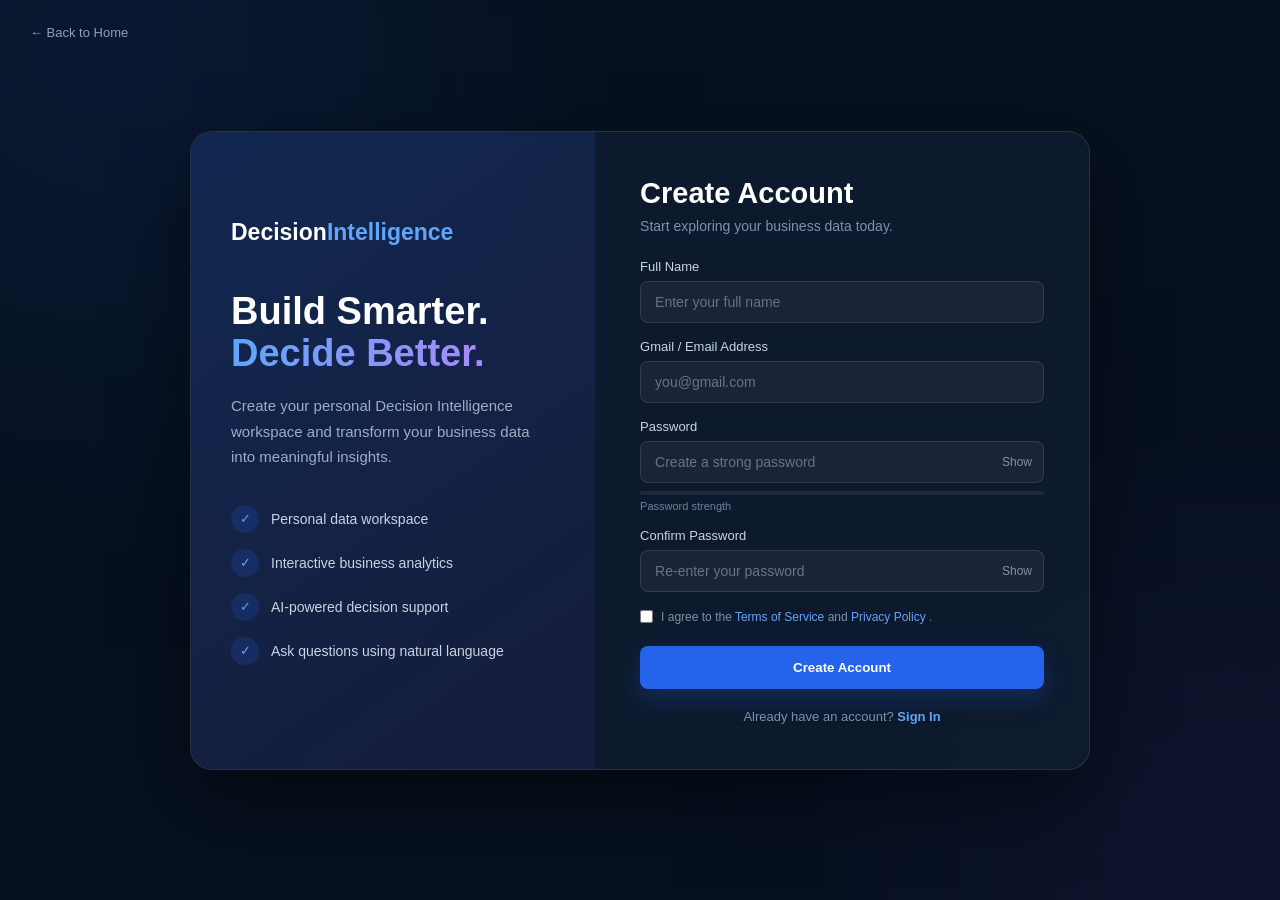
<file: frontend/register.html>
<!DOCTYPE html>
<html lang="en">

<head>

    <meta charset="UTF-8">

    <meta name="viewport"
          content="width=device-width, initial-scale=1.0">

    <title>Create Account | Decision Intelligence</title>


    <style>

        * {
            margin: 0;
            padding: 0;
            box-sizing: border-box;
            font-family: Arial, sans-serif;
        }


        body {

            min-height: 100vh;

            background: #07111f;

            color: white;

            display: flex;

            justify-content: center;

            align-items: center;

            padding: 40px 20px;

            overflow-x: hidden;
        }


        /* Background glow */

        body::before {

            content: "";

            position: fixed;

            width: 450px;
            height: 450px;

            background: #2563eb;

            filter: blur(180px);

            opacity: 0.18;

            top: -180px;
            left: -120px;

            z-index: -1;
        }


        body::after {

            content: "";

            position: fixed;

            width: 400px;
            height: 400px;

            background: #7c3aed;

            filter: blur(180px);

            opacity: 0.15;

            right: -150px;
            bottom: -150px;

            z-index: -1;
        }


        /* Main card */

        .container {

            width: 900px;

            max-width: 100%;

            display: grid;

            grid-template-columns: 0.9fr 1.1fr;

            background: rgba(15, 28, 47, 0.9);

            border: 1px solid rgba(255,255,255,0.1);

            border-radius: 22px;

            overflow: hidden;

            box-shadow:
                0 30px 80px rgba(0,0,0,0.45);

            animation: appear 0.7s ease;

            position: relative;

            z-index: 1;
        }


        /* Left side */

        .info {

            padding: 50px 40px;

            display: flex;

            flex-direction: column;

            justify-content: center;

            background:
                linear-gradient(
                    145deg,
                    rgba(37,99,235,0.18),
                    rgba(124,58,237,0.08)
                );
        }


        .logo {

            font-size: 23px;

            font-weight: bold;

            margin-bottom: 45px;
        }


        .logo span {

            color: #60a5fa;
        }


        .info h1 {

            font-size: 38px;

            line-height: 1.1;

            margin-bottom: 18px;
        }


        .info h1 span {

            background:
                linear-gradient(
                    90deg,
                    #60a5fa,
                    #a78bfa
                );

            -webkit-background-clip: text;

            color: transparent;
        }


        .info p {

            color: #9caec5;

            font-size: 15px;

            line-height: 1.7;

            max-width: 350px;
        }


        .benefits {

            margin-top: 35px;
        }


        .benefit {

            display: flex;

            align-items: center;

            gap: 12px;

            margin-bottom: 16px;

            color: #c8d4e5;

            font-size: 14px;
        }


        .icon {

            width: 28px;

            height: 28px;

            border-radius: 50%;

            display: flex;

            justify-content: center;

            align-items: center;

            background: rgba(37,99,235,0.18);

            color: #60a5fa;

            font-size: 13px;
        }


        /* Form section */

        .form-box {

            padding: 45px;

            display: flex;

            flex-direction: column;

            justify-content: center;
        }


        .form-box h2 {

            font-size: 29px;

            margin-bottom: 8px;
        }


        .subtitle {

            color: #7f91a9;

            font-size: 14px;

            margin-bottom: 25px;
        }


        /* Inputs */

        .input-group {

            margin-bottom: 16px;
        }


        .input-group label {

            display: block;

            font-size: 13px;

            color: #c8d4e5;

            margin-bottom: 7px;
        }


        .input-wrapper {

            position: relative;
        }


        .input-wrapper input {

            width: 100%;

            padding: 12px 14px;

            background: rgba(255,255,255,0.05);

            border: 1px solid rgba(255,255,255,0.1);

            border-radius: 8px;

            outline: none;

            color: white;

            font-size: 14px;

            transition: 0.3s;
        }


        .input-wrapper input:focus {

            border-color: #3b82f6;

            box-shadow:
                0 0 0 3px rgba(37,99,235,0.12);
        }


        .input-wrapper input::placeholder {

            color: #64748b;
        }


        /* Password */

        .show-password {

            position: absolute;

            right: 12px;

            top: 50%;

            transform: translateY(-50%);

            border: none;

            background: none;

            color: #7f91a9;

            cursor: pointer;

            font-size: 12px;
        }


        .show-password:hover {

            color: white;
        }


        /* Password strength */

        .strength {

            height: 4px;

            background: #1e293b;

            border-radius: 10px;

            margin-top: 8px;

            overflow: hidden;
        }


        .strength-bar {

            height: 100%;

            width: 0%;

            border-radius: 10px;

            transition: 0.3s;
        }


        .strength-text {

            margin-top: 5px;

            font-size: 11px;

            color: #718198;
        }


        /* Terms */

        .terms {

            display: flex;

            gap: 8px;

            align-items: flex-start;

            color: #7f91a9;

            font-size: 12px;

            line-height: 1.5;

            margin: 12px 0 20px;
        }


        .terms input {

            margin-top: 2px;
        }


        .terms a {

            color: #60a5fa;

            text-decoration: none;
        }


        /* Create button */

        .create-btn {

            width: 100%;

            padding: 14px;

            border: none;

            border-radius: 8px;

            background: #2563eb;

            color: white;

            font-weight: bold;

            cursor: pointer;

            transition: 0.3s;

            box-shadow:
                0 10px 25px rgba(37,99,235,0.25);
        }


        .create-btn:hover {

            background: #3b82f6;

            transform: translateY(-2px);

            box-shadow:
                0 15px 30px rgba(37,99,235,0.4);
        }


        /* Login link */

        .login-link {

            text-align: center;

            margin-top: 20px;

            color: #7f91a9;

            font-size: 13px;
        }


        .login-link a {

            color: #60a5fa;

            text-decoration: none;

            font-weight: bold;
        }


        .login-link a:hover {

            text-decoration: underline;
        }


        /* Back */

        .back {

            position: fixed;

            top: 25px;

            left: 30px;

            color: #8fa0b6;

            text-decoration: none;

            font-size: 13px;

            z-index: 10;
        }


        .back:hover {

            color: white;
        }


        /* Animation */

        @keyframes appear {

            from {

                opacity: 0;

                transform:
                    translateY(25px)
                    scale(0.98);
            }

            to {

                opacity: 1;

                transform:
                    translateY(0)
                    scale(1);
            }
        }


        /* Mobile */

        @media(max-width: 750px) {

            .container {

                grid-template-columns: 1fr;
            }


            .info {

                padding: 35px 30px;
            }


            .form-box {

                padding: 35px 30px;
            }


            .benefits {

                display: none;
            }


            .info h1 {

                font-size: 32px;
            }
        }

    </style>

</head>


<body>


    <!-- Back -->

    <a href="index.html" class="back">
        ← Back to Home
    </a>


    <div class="container">


        <!-- Information -->

        <div class="info">


            <div class="logo">

                Decision<span>Intelligence</span>

            </div>


            <h1>

                Build Smarter.
                <span>Decide Better.</span>

            </h1>


            <p>

                Create your personal Decision Intelligence
                workspace and transform your business data
                into meaningful insights.

            </p>


            <div class="benefits">


                <div class="benefit">

                    <div class="icon">
                        ✓
                    </div>

                    Personal data workspace

                </div>


                <div class="benefit">

                    <div class="icon">
                        ✓
                    </div>

                    Interactive business analytics

                </div>


                <div class="benefit">

                    <div class="icon">
                        ✓
                    </div>

                    AI-powered decision support

                </div>


                <div class="benefit">

                    <div class="icon">
                        ✓
                    </div>

                    Ask questions using natural language

                </div>


            </div>

        </div>


        <!-- Registration form -->

        <div class="form-box">


            <h2>
                Create Account
            </h2>


            <p class="subtitle">
                Start exploring your business data today.
            </p>


            <form id="registerForm">


                <!-- Name -->

                <div class="input-group">

                    <label for="name">
                        Full Name
                    </label>

                    <div class="input-wrapper">

                        <input
                            type="text"
                            id="name"
                            placeholder="Enter your full name"
                            required
                        >

                    </div>

                </div>


                <!-- Email -->

                <div class="input-group">

                    <label for="email">
                        Gmail / Email Address
                    </label>

                    <div class="input-wrapper">

                        <input
                            type="email"
                            id="email"
                            placeholder="you@gmail.com"
                            required
                        >

                    </div>

                </div>


                <!-- Password -->

                <div class="input-group">

                    <label for="password">
                        Password
                    </label>

                    <div class="input-wrapper">

                        <input
                            type="password"
                            id="password"
                            placeholder="Create a strong password"
                            required
                            minlength="8"
                        >

                        <button
                            type="button"
                            class="show-password"
                            onclick="togglePassword('password', this)"
                        >
                            Show
                        </button>

                    </div>


                    <div class="strength">

                        <div
                            class="strength-bar"
                            id="strengthBar">
                        </div>

                    </div>


                    <div
                        class="strength-text"
                        id="strengthText">

                        Password strength

                    </div>

                </div>


                <!-- Confirm password -->

                <div class="input-group">

                    <label for="confirmPassword">
                        Confirm Password
                    </label>

                    <div class="input-wrapper">

                        <input
                            type="password"
                            id="confirmPassword"
                            placeholder="Re-enter your password"
                            required
                        >

                        <button
                            type="button"
                            class="show-password"
                            onclick="togglePassword('confirmPassword', this)"
                        >
                            Show
                        </button>

                    </div>

                </div>


                <!-- Terms -->

                <label class="terms">

                    <input
                        type="checkbox"
                        id="terms"
                        required
                    >

                    <span>

                        I agree to the
                        <a href="#">
                            Terms of Service
                        </a>
                        and
                        <a href="#">
                            Privacy Policy
                        </a>.

                    </span>

                </label>


                <!-- Button -->

                <button
                    type="submit"
                    class="create-btn">

                    Create Account

                </button>


            </form>


            <div class="login-link">

                Already have an account?

                <!-- TODO:
                Connect to login.html
                -->

                <a href="login.html">
                    Sign In
                </a>

            </div>

        </div>

    </div>


    <script>


        /* ==========================================
           PASSWORD SHOW / HIDE
        ========================================== */

        function togglePassword(
            inputId,
            button
        ) {

            const input =
                document.getElementById(inputId);


            if (input.type === "password") {

                input.type = "text";

                button.innerText = "Hide";

            } else {

                input.type = "password";

                button.innerText = "Show";

            }

        }


        /* ==========================================
           PASSWORD STRENGTH
        ========================================== */

        const password =
            document.getElementById("password");

        const strengthBar =
            document.getElementById("strengthBar");

        const strengthText =
            document.getElementById("strengthText");


        password.addEventListener(
            "input",
            function() {

                const value =
                    password.value;

                let strength = 0;


                if (value.length >= 8) {
                    strength++;
                }


                if (/[A-Z]/.test(value)) {
                    strength++;
                }


                if (/[0-9]/.test(value)) {
                    strength++;
                }


                if (/[^A-Za-z0-9]/.test(value)) {
                    strength++;
                }


                if (strength === 0) {

                    strengthBar.style.width = "0%";

                    strengthText.innerText =
                        "Password strength";

                }

                else if (strength <= 1) {

                    strengthBar.style.width = "25%";

                    strengthText.innerText =
                        "Weak password";

                }

                else if (strength === 2) {

                    strengthBar.style.width = "50%";

                    strengthText.innerText =
                        "Medium password";

                }

                else if (strength === 3) {

                    strengthBar.style.width = "75%";

                    strengthText.innerText =
                        "Good password";

                }

                else {

                    strengthBar.style.width = "100%";

                    strengthText.innerText =
                        "Strong password";

                }

            }
        );


        /* ==========================================
           REGISTRATION FORM
        ========================================== */

        document
            .getElementById("registerForm")
            .addEventListener(
                "submit",
                function(event) {

                    event.preventDefault();


                    const passwordValue =
                        document.getElementById(
                            "password"
                        ).value;


                    const confirmPasswordValue =
                        document.getElementById(
                            "confirmPassword"
                        ).value;


                    /* Password matching */

                    if (
                        passwordValue !==
                        confirmPasswordValue
                    ) {

                        alert(
                            "Passwords do not match."
                        );

                        return;

                    }


                    /*
                    ==========================================
                    TODO:

                    Connect registration form to FastAPI.

                    Data to send later:

                    name
                    email
                    password

                    Example:

                    fetch("YOUR_FASTAPI_REGISTER_ENDPOINT", {
                        method: "POST",
                        headers: {
                            "Content-Type": "application/json"
                        },
                        body: JSON.stringify({
                            name: name,
                            email: email,
                            password: password
                        })
                    });

                    The backend will then create the
                    user's account and separate data space.

                    ==========================================
                    */


                    alert(
                        "Registration API is not connected yet.\n\n" +
                        "The frontend is ready for backend integration."
                    );

                }
            );

    </script>


</body>

</html>
</file>
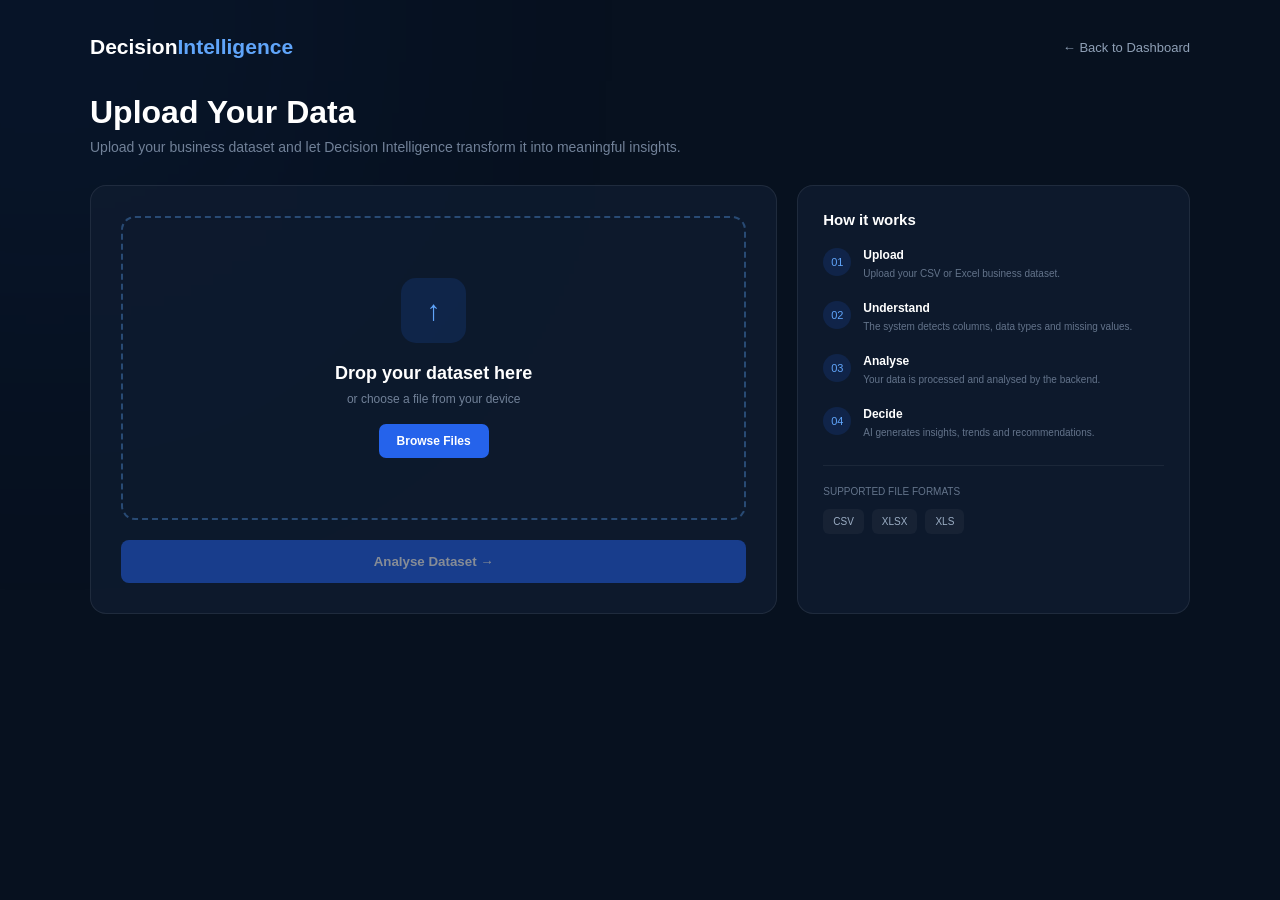
<file: frontend/upload.html>
<!DOCTYPE html>
<html lang="en">

<head>

<meta charset="UTF-8">

<meta name="viewport"
content="width=device-width, initial-scale=1.0">

<title>Upload Data | Decision Intelligence</title>

<style>

*{
    margin:0;
    padding:0;
    box-sizing:border-box;
    font-family:Arial,sans-serif;
}

body{

    min-height:100vh;

    background:#07111f;

    color:white;

    padding:35px;

}

body::before{

    content:"";

    position:fixed;

    width:450px;
    height:450px;

    background:#2563eb;

    filter:blur(180px);

    opacity:.10;

    top:-200px;
    left:-180px;

    z-index:-1;

}

.container{

    max-width:1100px;

    margin:auto;

}

/* HEADER */

.header{

    display:flex;

    justify-content:space-between;

    align-items:center;

    margin-bottom:35px;

}

.logo{

    font-size:21px;

    font-weight:bold;

}

.logo span{

    color:#60a5fa;

}

.back{

    color:#8fa0b6;

    text-decoration:none;

    font-size:13px;

}

.back:hover{

    color:white;

}

/* TITLE */

.title{

    margin-bottom:30px;

}

.title h1{

    font-size:32px;

    margin-bottom:8px;

}

.title p{

    color:#718198;

    font-size:14px;

}

/* MAIN */

.upload-layout{

    display:grid;

    grid-template-columns:1.4fr .8fr;

    gap:20px;

}

/* UPLOAD CARD */

.upload-card{

    background:rgba(15,28,47,.85);

    border:1px solid rgba(255,255,255,.08);

    border-radius:16px;

    padding:30px;

}

/* DROP AREA */

.drop-area{

    border:2px dashed rgba(96,165,250,.35);

    border-radius:14px;

    padding:60px 25px;

    text-align:center;

    cursor:pointer;

    transition:.3s;

}

.drop-area:hover,

.drop-area.dragover{

    border-color:#60a5fa;

    background:rgba(37,99,235,.08);

    transform:scale(1.01);

}

.upload-icon{

    width:65px;

    height:65px;

    border-radius:15px;

    margin:auto;

    margin-bottom:20px;

    display:flex;

    align-items:center;

    justify-content:center;

    background:rgba(37,99,235,.15);

    color:#60a5fa;

    font-size:28px;

}

.drop-area h2{

    font-size:18px;

    margin-bottom:8px;

}

.drop-area p{

    color:#718198;

    font-size:12px;

    margin-bottom:18px;

}

.browse{

    display:inline-block;

    padding:10px 18px;

    background:#2563eb;

    border-radius:7px;

    font-size:12px;

    font-weight:bold;

}

input[type="file"]{

    display:none;

}

/* FILE INFO */

.file-info{

    display:none;

    margin-top:20px;

    padding:15px;

    border-radius:10px;

    background:rgba(255,255,255,.04);

    border:1px solid rgba(255,255,255,.06);

}

.file-row{

    display:flex;

    align-items:center;

    gap:12px;

}

.file-icon{

    width:40px;

    height:40px;

    display:flex;

    align-items:center;

    justify-content:center;

    border-radius:8px;

    background:rgba(74,222,128,.1);

    color:#4ade80;

}

.file-details{

    flex:1;

}

.file-details strong{

    display:block;

    font-size:12px;

}

.file-details small{

    color:#64748b;

    font-size:10px;

}

.remove{

    border:none;

    background:none;

    color:#fb7185;

    cursor:pointer;

}

/* PROGRESS */

.progress-container{

    display:none;

    margin-top:18px;

}

.progress-text{

    display:flex;

    justify-content:space-between;

    color:#718198;

    font-size:10px;

    margin-bottom:7px;

}

.progress{

    height:5px;

    background:#1e293b;

    border-radius:10px;

    overflow:hidden;

}

.progress-bar{

    width:0%;

    height:100%;

    background:#2563eb;

    transition:.3s;

}

/* ANALYSE BUTTON */

.analyse-btn{

    width:100%;

    margin-top:20px;

    padding:14px;

    border:none;

    border-radius:8px;

    background:#2563eb;

    color:white;

    font-weight:bold;

    cursor:pointer;

    transition:.3s;

}

.analyse-btn:hover{

    background:#3b82f6;

    transform:translateY(-2px);

    box-shadow:0 10px 25px rgba(37,99,235,.25);

}

.analyse-btn:disabled{

    opacity:.5;

    cursor:not-allowed;

}

/* RIGHT CARD */

.info-card{

    background:rgba(15,28,47,.85);

    border:1px solid rgba(255,255,255,.08);

    border-radius:16px;

    padding:25px;

}

.info-card h3{

    font-size:15px;

    margin-bottom:20px;

}

.step{

    display:flex;

    gap:12px;

    margin-bottom:20px;

}

.step-number{

    min-width:28px;

    height:28px;

    border-radius:50%;

    display:flex;

    align-items:center;

    justify-content:center;

    background:rgba(37,99,235,.15);

    color:#60a5fa;

    font-size:11px;

}

.step-text strong{

    display:block;

    font-size:12px;

    margin-bottom:4px;

}

.step-text p{

    color:#64748b;

    font-size:10px;

    line-height:1.5;

}

/* SUPPORTED */

.supported{

    margin-top:25px;

    padding-top:20px;

    border-top:1px solid rgba(255,255,255,.06);

}

.supported p{

    color:#64748b;

    font-size:10px;

    margin-bottom:12px;

}

.formats{

    display:flex;

    gap:8px;

    flex-wrap:wrap;

}

.format{

    padding:7px 10px;

    border-radius:6px;

    background:rgba(255,255,255,.04);

    color:#9caec5;

    font-size:10px;

}

/* STATUS */

.status{

    display:none;

    margin-top:20px;

    padding:14px;

    border-radius:8px;

    background:rgba(74,222,128,.08);

    border:1px solid rgba(74,222,128,.15);

    color:#4ade80;

    font-size:11px;

}

/* RESPONSIVE */

@media(max-width:800px){

    body{

        padding:20px;

    }

    .upload-layout{

        grid-template-columns:1fr;

    }

    .title h1{

        font-size:26px;

    }

}

</style>

</head>


<body>


<div class="container">


    <!-- HEADER -->

    <div class="header">

        <div class="logo">

            Decision<span>Intelligence</span>

        </div>

        <a href="dashboard.html"
           class="back">

            ← Back to Dashboard

        </a>

    </div>


    <!-- TITLE -->

    <div class="title">

        <h1>

            Upload Your Data

        </h1>

        <p>

            Upload your business dataset and let
            Decision Intelligence transform it into
            meaningful insights.

        </p>

    </div>


    <!-- CONTENT -->

    <div class="upload-layout">


        <!-- LEFT -->

        <div class="upload-card">


            <div
                class="drop-area"
                id="dropArea">


                <div class="upload-icon">

                    ↑

                </div>


                <h2>

                    Drop your dataset here

                </h2>


                <p>

                    or choose a file from your device

                </p>


                <label
                    for="fileInput"
                    class="browse">

                    Browse Files

                </label>


                <input
                    type="file"
                    id="fileInput"
                    accept=".csv,.xlsx,.xls">


            </div>


            <!-- FILE INFO -->

            <div
                class="file-info"
                id="fileInfo">


                <div class="file-row">


                    <div class="file-icon">

                        ✓

                    </div>


                    <div class="file-details">

                        <strong id="fileName">

                            Dataset

                        </strong>

                        <small id="fileSize">

                            0 KB

                        </small>

                    </div>


                    <button
                        class="remove"
                        id="removeFile">

                        ✕

                    </button>


                </div>


            </div>


            <!-- PROGRESS -->

            <div
                class="progress-container"
                id="progressContainer">


                <div class="progress-text">

                    <span id="progressStatus">

                        Preparing dataset...

                    </span>

                    <span id="progressPercent">

                        0%

                    </span>

                </div>


                <div class="progress">

                    <div
                        class="progress-bar"
                        id="progressBar">

                    </div>

                </div>

            </div>


            <!-- BUTTON -->

            <button
                class="analyse-btn"
                id="analyseBtn"
                disabled>

                Analyse Dataset →

            </button>


            <!-- STATUS -->

            <div
                class="status"
                id="status">

                ✓ Dataset is ready for analysis.

            </div>


        </div>


        <!-- RIGHT -->

        <div class="info-card">


            <h3>

                How it works

            </h3>


            <div class="step">


                <div class="step-number">

                    01

                </div>


                <div class="step-text">

                    <strong>

                        Upload

                    </strong>

                    <p>

                        Upload your CSV or Excel
                        business dataset.

                    </p>

                </div>

            </div>


            <div class="step">


                <div class="step-number">

                    02

                </div>


                <div class="step-text">

                    <strong>

                        Understand

                    </strong>

                    <p>

                        The system detects columns,
                        data types and missing values.

                    </p>

                </div>

            </div>


            <div class="step">


                <div class="step-number">

                    03

                </div>


                <div class="step-text">

                    <strong>

                        Analyse

                    </strong>

                    <p>

                        Your data is processed and
                        analysed by the backend.

                    </p>

                </div>

            </div>


            <div class="step">


                <div class="step-number">

                    04

                </div>


                <div class="step-text">

                    <strong>

                        Decide

                    </strong>

                    <p>

                        AI generates insights,
                        trends and recommendations.

                    </p>

                </div>

            </div>


            <div class="supported">

                <p>

                    SUPPORTED FILE FORMATS

                </p>


                <div class="formats">

                    <div class="format">

                        CSV

                    </div>

                    <div class="format">

                        XLSX

                    </div>

                    <div class="format">

                        XLS

                    </div>

                </div>

            </div>


        </div>


    </div>


</div>


<script>


/* ==========================================
   ELEMENTS
========================================== */

const dropArea =
    document.getElementById("dropArea");

const fileInput =
    document.getElementById("fileInput");

const fileInfo =
    document.getElementById("fileInfo");

const fileName =
    document.getElementById("fileName");

const fileSize =
    document.getElementById("fileSize");

const removeFile =
    document.getElementById("removeFile");

const analyseBtn =
    document.getElementById("analyseBtn");

const progressContainer =
    document.getElementById("progressContainer");

const progressBar =
    document.getElementById("progressBar");

const progressPercent =
    document.getElementById("progressPercent");

const progressStatus =
    document.getElementById("progressStatus");

const status =
    document.getElementById("status");


let selectedFile = null;


/* ==========================================
   CLICK UPLOAD
========================================== */

dropArea.addEventListener(
    "click",
    function(event){

        if(
            event.target.tagName !== "LABEL"
        ){

            fileInput.click();

        }

    }
);


/* ==========================================
   FILE SELECT
========================================== */

fileInput.addEventListener(
    "change",
    function(){

        if(this.files.length > 0){

            handleFile(this.files[0]);

        }

    }
);


/* ==========================================
   DRAG & DROP
========================================== */

dropArea.addEventListener(
    "dragover",
    function(event){

        event.preventDefault();

        dropArea.classList.add("dragover");

    }
);


dropArea.addEventListener(
    "dragleave",
    function(){

        dropArea.classList.remove(
            "dragover"
        );

    }
);


dropArea.addEventListener(
    "drop",
    function(event){

        event.preventDefault();

        dropArea.classList.remove(
            "dragover"
        );


        const files =
            event.dataTransfer.files;


        if(files.length > 0){

            handleFile(files[0]);

        }

    }
);


/* ==========================================
   HANDLE FILE
========================================== */

function handleFile(file){

    const allowedTypes = [

        "text/csv",

        "application/vnd.ms-excel",

        "application/vnd.openxmlformats-officedocument.spreadsheetml.sheet"

    ];


    const extension =
        file.name
        .split(".")
        .pop()
        .toLowerCase();


    if(
        !allowedTypes.includes(file.type) &&
        !["csv","xlsx","xls"].includes(extension)
    ){

        alert(
            "Please upload a CSV or Excel file."
        );

        return;

    }


    selectedFile = file;


    fileName.innerText =
        file.name;


    fileSize.innerText =
        formatFileSize(file.size);


    fileInfo.style.display =
        "block";


    analyseBtn.disabled =
        false;


    status.style.display =
        "none";


    progressContainer.style.display =
        "none";

}


/* ==========================================
   FILE SIZE
========================================== */

function formatFileSize(bytes){

    if(bytes === 0){

        return "0 KB";

    }


    const units = [
        "Bytes",
        "KB",
        "MB",
        "GB"
    ];


    const index =
        Math.floor(
            Math.log(bytes) /
            Math.log(1024)
        );


    return (
        parseFloat(
            (bytes /
            Math.pow(1024,index))
            .toFixed(2)
        )
        + " "
        + units[index]
    );

}


/* ==========================================
   REMOVE FILE
========================================== */

removeFile.addEventListener(
    "click",
    function(){

        selectedFile = null;

        fileInput.value = "";

        fileInfo.style.display =
            "none";

        analyseBtn.disabled =
            true;

        progressContainer.style.display =
            "none";

        status.style.display =
            "none";

    }
);


/* ==========================================
   ANALYSE
========================================== */

analyseBtn.addEventListener(
    "click",
    function(){

        if(!selectedFile){

            return;

        }


        /*
        =================================================
        TEMPORARY FRONTEND SIMULATION
        =================================================

        This animation is only for the frontend.

        Later this section will be replaced by the
        actual FastAPI upload endpoint.

        =================================================
        */


        analyseBtn.disabled =
            true;


        progressContainer.style.display =
            "block";


        let progress = 0;


        const timer =
            setInterval(
                function(){


                    progress += 5;


                    progressBar.style.width =
                        progress + "%";


                    progressPercent.innerText =
                        progress + "%";


                    if(progress < 35){

                        progressStatus.innerText =
                            "Uploading dataset...";

                    }

                    else if(progress < 70){

                        progressStatus.innerText =
                            "Validating data...";

                    }

                    else{

                        progressStatus.innerText =
                            "Preparing analysis...";

                    }


                    if(progress >= 100){

                        clearInterval(timer);


                        progressStatus.innerText =
                            "Dataset ready";


                        status.style.display =
                            "block";


                        analyseBtn.disabled =
                            false;

                    }


                },
                80
            );


        /*
        =================================================
        TODO — FASTAPI CONNECTION

        When your friend provides the endpoint,
        replace the simulation above with:

        const formData = new FormData();

        formData.append(
            "file",
            selectedFile
        );

        fetch(
            "YOUR_FASTAPI_UPLOAD_ENDPOINT",
            {
                method: "POST",

                body: formData
            }
        )
        .then(response => response.json())
        .then(data => {

            console.log(data);

        });

        =================================================
        */

    }
);


</script>


</body>

</html>
</file>
